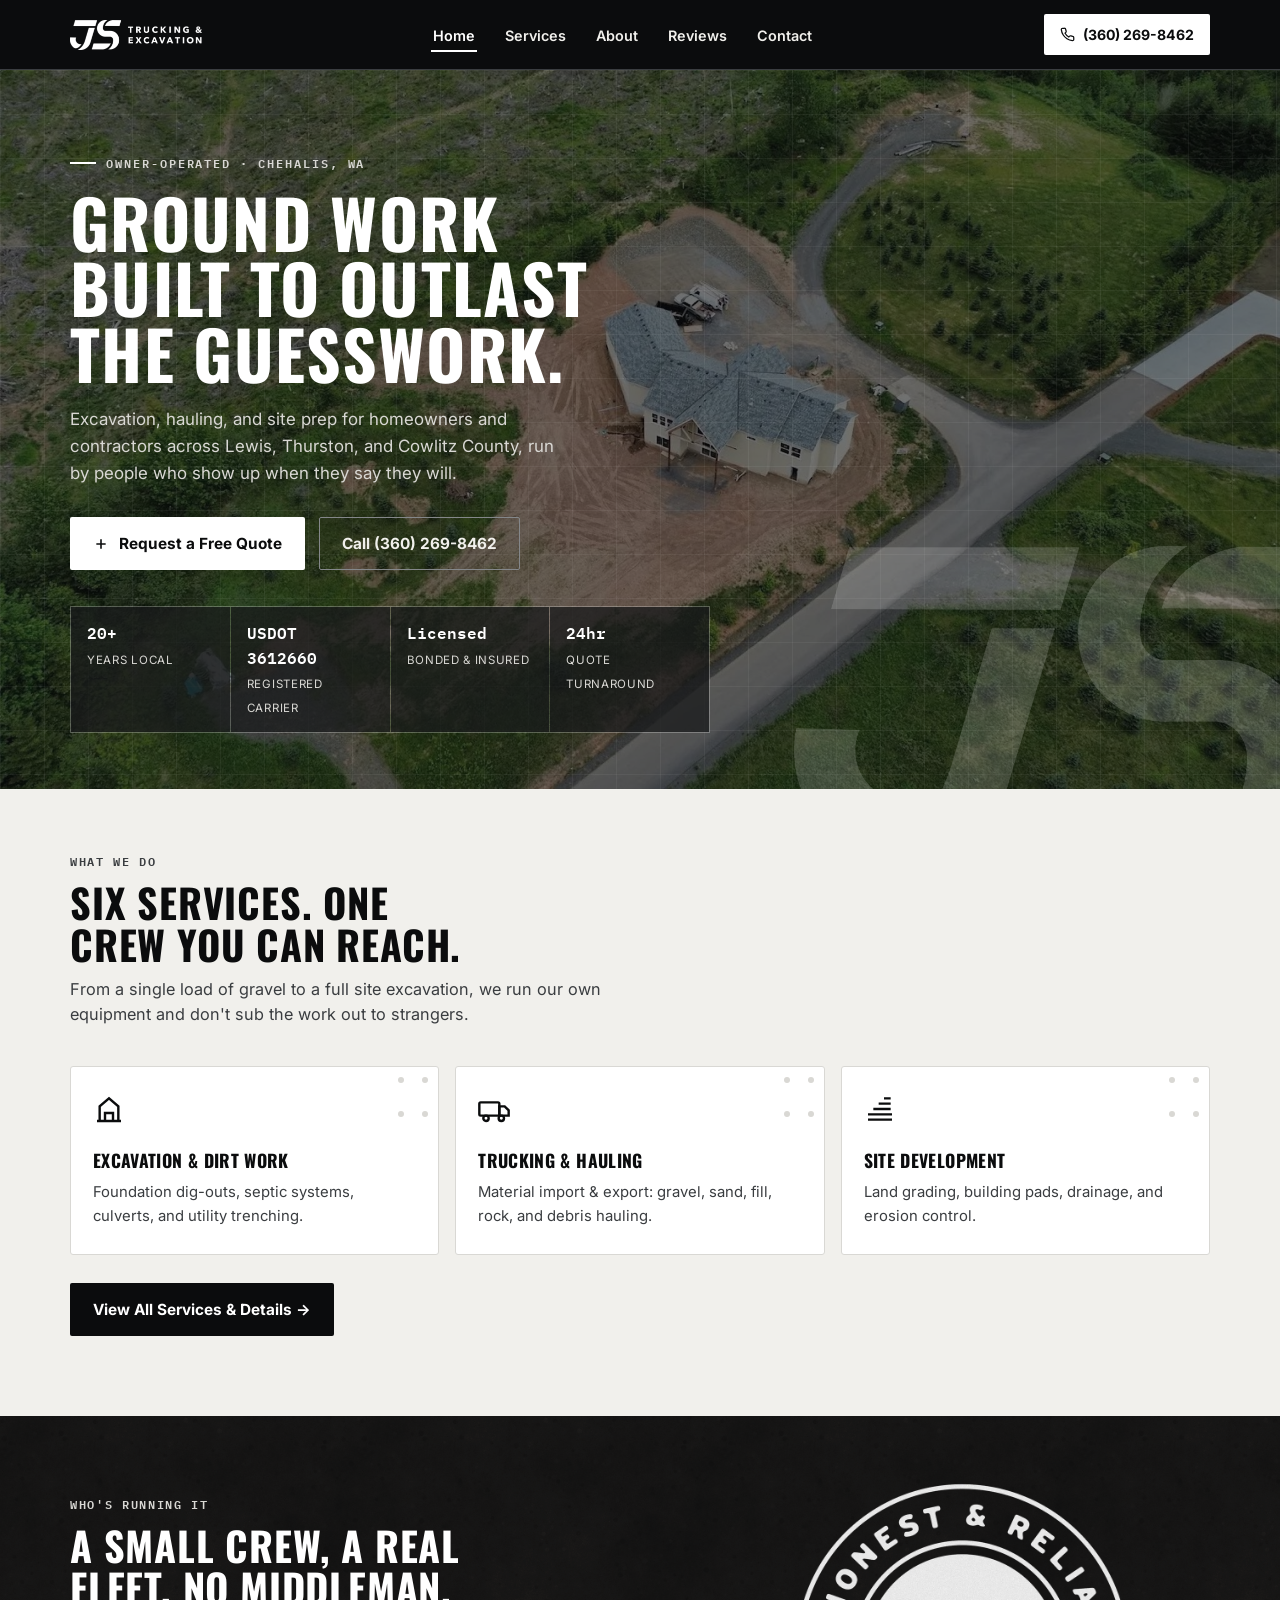
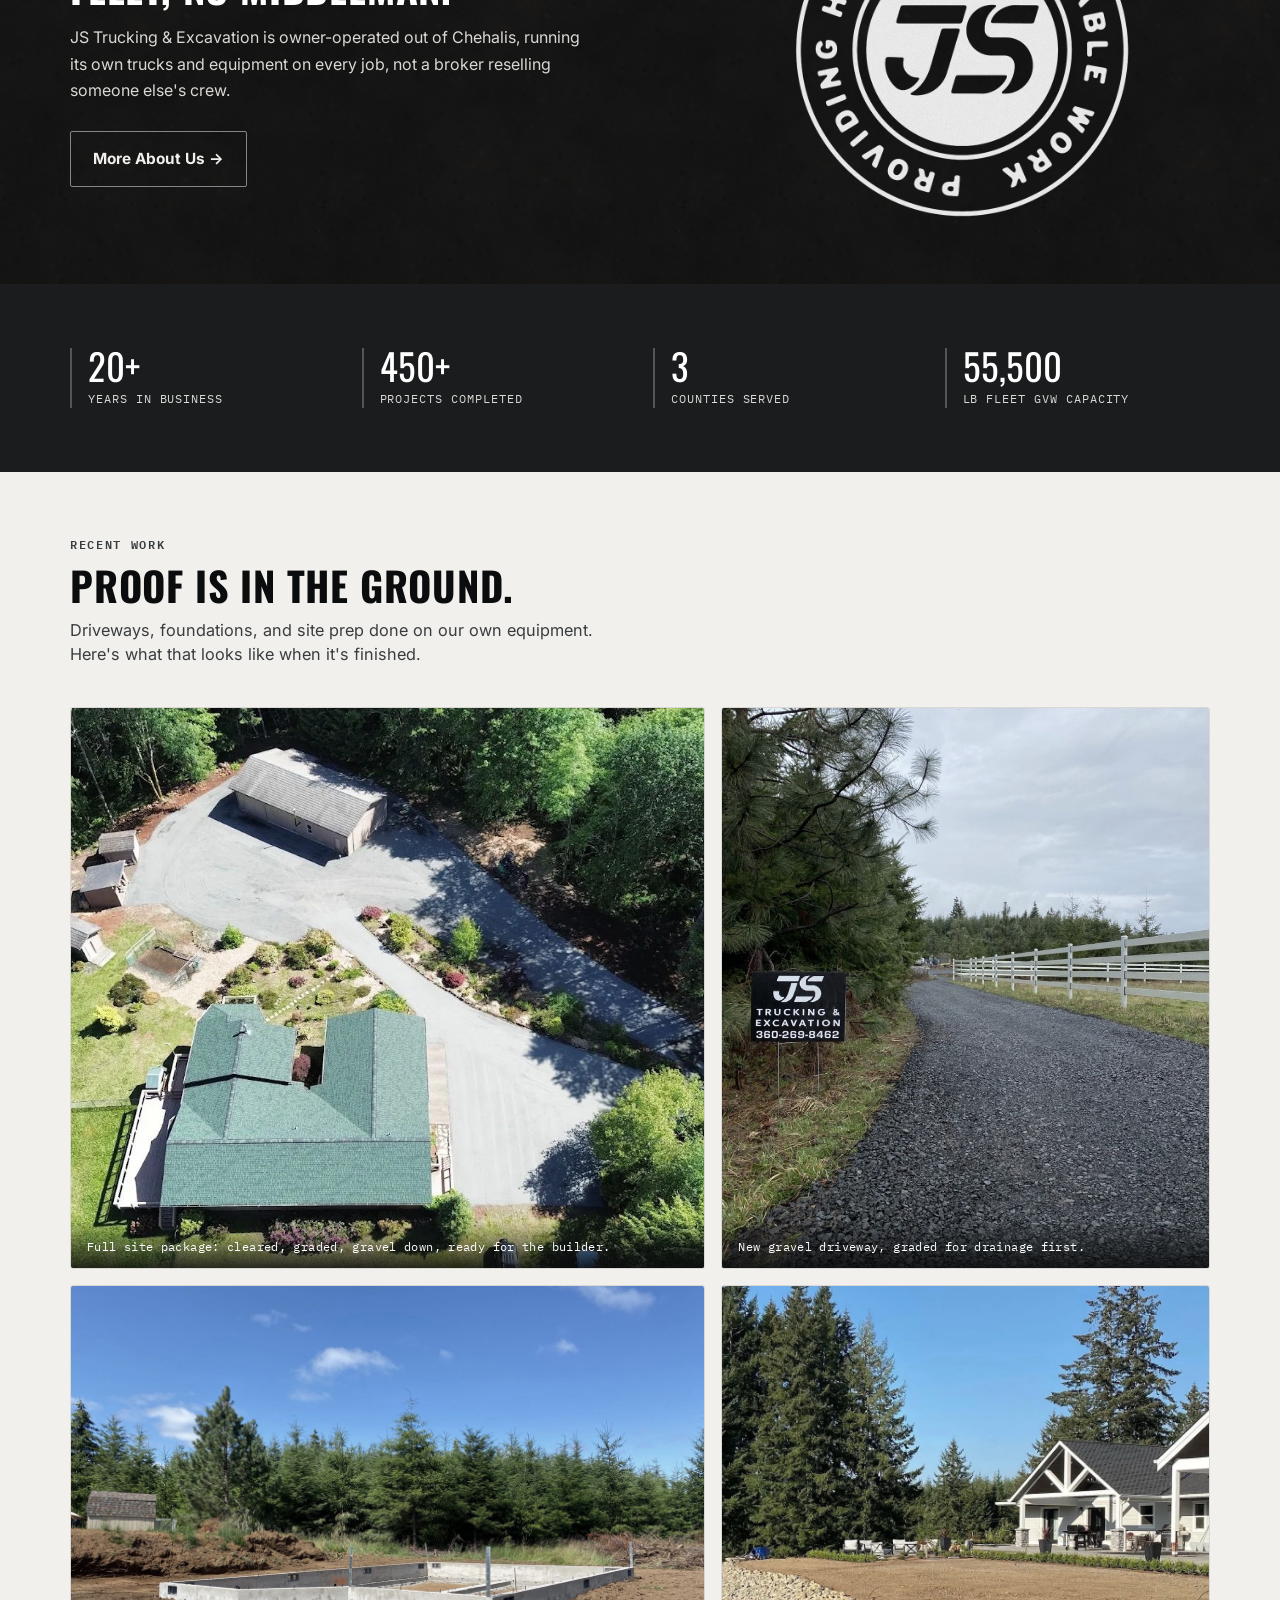
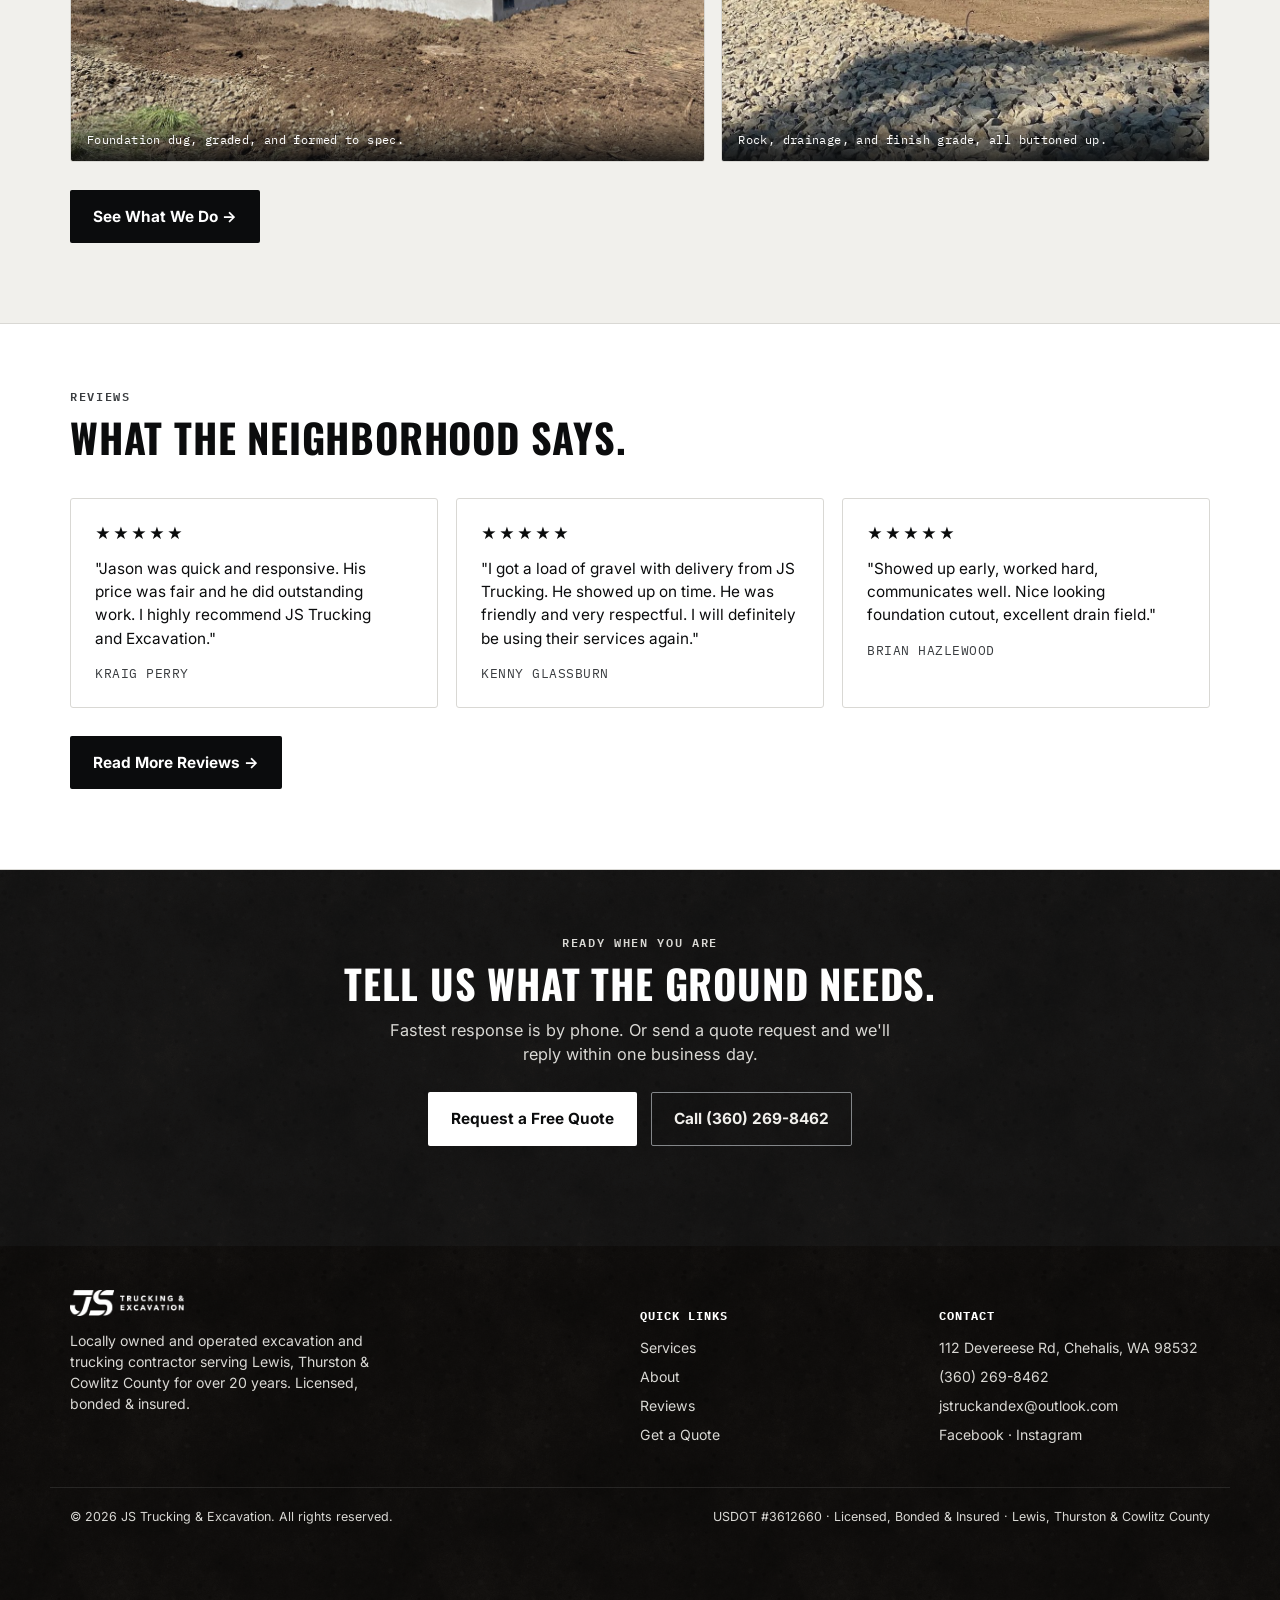
<file: index.html>
<!DOCTYPE html>
<html lang="en">
<head>
<meta charset="UTF-8">
<meta name="viewport" content="width=device-width, initial-scale=1.0">
<title>JS Trucking & Excavation | Chehalis, WA</title>
<meta name="description" content="Excavation, site development, road building, and hauling contractor serving Lewis, Thurston & Cowlitz County. Owner-operated in Chehalis, WA, 20+ years local.">
<meta name="theme-color" content="#0B0C0D">
<link rel="canonical" href="https://www.jstruckex.com/">
<meta property="og:type" content="website">
<meta property="og:title" content="JS Trucking & Excavation | Chehalis, WA">
<meta property="og:description" content="Excavation, site development, road building, and hauling contractor serving Lewis, Thurston & Cowlitz County. Owner-operated in Chehalis, WA, 20+ years local.">
<meta property="og:url" content="https://www.jstruckex.com/">
<meta property="og:image" content="https://www.jstruckex.com/assets/og-image.jpg">
<link rel="icon" type="image/png" href="assets/favicon.png">
<link rel="apple-touch-icon" href="assets/apple-touch-icon.png">
<link rel="stylesheet" href="styles.css">
<script type="application/ld+json">
{
  "@context": "https://schema.org",
  "@type": "LocalBusiness",
  "name": "JS Trucking & Excavation",
  "url": "https://www.jstruckex.com/",
  "logo": "https://www.jstruckex.com/assets/logo.png",
  "image": "https://www.jstruckex.com/assets/og-image.jpg",
  "telephone": "+13602698462",
  "email": "jstruckandex@outlook.com",
  "address": {
    "@type": "PostalAddress",
    "streetAddress": "112 Devereese Rd",
    "addressLocality": "Chehalis",
    "addressRegion": "WA",
    "postalCode": "98532",
    "addressCountry": "US"
  },
  "areaServed": ["Chehalis WA", "Centralia WA", "Napavine WA", "Winlock WA", "Toledo WA", "Vader WA", "Olympia WA", "Tenino WA", "Longview WA", "Kelso WA"],
  "identifier": {"@type": "PropertyValue", "name": "USDOT", "value": "3612660"}
}
</script>

<link rel="preconnect" href="https://fonts.googleapis.com">
<link rel="preconnect" href="https://fonts.gstatic.com" crossorigin>
<link href="https://fonts.googleapis.com/css2?family=Oswald:wght@500;600;700&family=Inter:wght@400;500;600;700&family=IBM+Plex+Mono:wght@500;600&display=swap" rel="stylesheet">
</head>
<body>
<a class="skip-link" href="#main">Skip to main content</a>

<header class="site">
  <div class="header-row">
    <a class="logo" href="index.html" aria-label="JS Trucking and Excavation home">
      <img src="assets/logo.png" alt="JS Trucking &amp; Excavation" width="527" height="120">
    </a>

    <nav class="primary" aria-label="Primary">
      <ul>
        <li><a href="index.html" class="active">Home</a></li>
        <li><a href="services.html">Services</a></li>
        <li><a href="about.html">About</a></li>
        <li><a href="reviews.html">Reviews</a></li>
        <li><a href="contact.html">Contact</a></li>
      </ul>
    </nav>

    <div style="display:flex; gap:10px; align-items:center;">
      <a class="call-btn" href="tel:13602698462">
        <svg viewBox="0 0 24 24" fill="none" stroke="currentColor" stroke-width="2" aria-hidden="true"><path d="M22 16.92v3a2 2 0 0 1-2.18 2 19.79 19.79 0 0 1-8.63-3.07 19.5 19.5 0 0 1-6-6 19.79 19.79 0 0 1-3.07-8.67A2 2 0 0 1 4.11 2h3a2 2 0 0 1 2 1.72c.127.96.362 1.903.7 2.81a2 2 0 0 1-.45 2.11L8.09 9.91a16 16 0 0 0 6 6l1.27-1.27a2 2 0 0 1 2.11-.45c.907.338 1.85.573 2.81.7A2 2 0 0 1 22 16.92z"/></svg>
        <span>(360) 269-8462</span>
      </a>
      <button class="menu-toggle" aria-expanded="false" aria-controls="mobile-menu" id="menuBtn">
        <svg width="20" height="20" viewBox="0 0 24 24" fill="none" stroke="currentColor" stroke-width="2" aria-hidden="true"><path d="M3 6h18M3 12h18M3 18h18"/></svg>
      </button>
    </div>
  </div>

  <div id="mobile-menu">
    <ul>
      <li><a href="index.html" class="active">Home</a></li>
        <li><a href="services.html">Services</a></li>
        <li><a href="about.html">About</a></li>
        <li><a href="reviews.html">Reviews</a></li>
        <li><a href="contact.html">Contact</a></li>
    </ul>
  </div>
</header>

<main id="main">

  <div class="hero" id="top">
    <img class="hero-bg" src="assets/aerial-house-pad.jpg" alt="" aria-hidden="true" width="2048" height="1152" fetchpriority="high">
    <div class="hero-grid-lines" aria-hidden="true"></div>
    <img class="hero-mark" src="assets/js-mark.png" alt="" aria-hidden="true" width="900" height="528">
    <div class="wrap hero-inner">
      <p class="eyebrow">Owner-Operated &middot; Chehalis, WA</p>
      <h1 class="hero-title">Ground work built to outlast the guesswork.</h1>
      <p class="hero-sub">Excavation, hauling, and site prep for homeowners and contractors across Lewis, Thurston, and Cowlitz County, run by people who show up when they say they will.</p>
      <div class="hero-ctas">
        <a class="btn btn-primary" href="contact.html">
          <svg width="16" height="16" viewBox="0 0 24 24" fill="none" stroke="currentColor" stroke-width="2.4" aria-hidden="true"><path d="M12 5v14M5 12h14"/></svg>
          Request a Free Quote
        </a>
        <a class="btn btn-outline" href="tel:13602698462">Call (360) 269-8462</a>
      </div>
      <div class="trust-bar">
        <div class="trust-item"><span class="num">20+</span><span class="label">Years Local</span></div>
        <div class="trust-item"><span class="num">USDOT 3612660</span><span class="label">Registered Carrier</span></div>
        <div class="trust-item"><span class="num">Licensed</span><span class="label">Bonded &amp; Insured</span></div>
        <div class="trust-item"><span class="num">24hr</span><span class="label">Quote Turnaround</span></div>
      </div>
    </div>
  </div>

  <section id="services">
    <div class="wrap">
      <div class="section-head">
        <span class="section-eyebrow">What We Do</span>
        <h2 class="section-title">Six services. One crew you can reach.</h2>
        <p class="section-desc">From a single load of gravel to a full site excavation, we run our own equipment and don't sub the work out to strangers.</p>
      </div>
      <div class="services-grid">
        <div class="plate">
          <svg class="icon" viewBox="0 0 24 24" fill="none" stroke="currentColor" stroke-width="1.8"><path d="M3 21h18M5 21V10l7-6 7 6v11M9 21v-6h6v6"/></svg>
          <h3>Excavation &amp; Dirt Work</h3>
          <p>Foundation dig-outs, septic systems, culverts, and utility trenching.</p>
        </div>
        <div class="plate">
          <svg class="icon" viewBox="0 0 24 24" fill="none" stroke="currentColor" stroke-width="1.8"><rect x="1" y="7" width="15" height="10" rx="1"/><path d="M16 10h4l3 3v4h-7z"/><circle cx="6" cy="19" r="2"/><circle cx="17.5" cy="19" r="2"/></svg>
          <h3>Trucking &amp; Hauling</h3>
          <p>Material import &amp; export: gravel, sand, fill, rock, and debris hauling.</p>
        </div>
        <div class="plate">
          <svg class="icon" viewBox="0 0 24 24" fill="none" stroke="currentColor" stroke-width="1.8"><path d="M3 20h18M3 16h18M7 12h13M11 8h9M15 4h5"/></svg>
          <h3>Site Development</h3>
          <p>Land grading, building pads, drainage, and erosion control.</p>
        </div>
      </div>
      <p class="section-foot-link"><a class="btn btn-dark" href="services.html">View All Services &amp; Details &rarr;</a></p>
    </div>
  </section>

  <section class="about-band" id="about">
    <div class="wrap about-grid">
      <div>
        <span class="section-eyebrow">Who's Running It</span>
        <h2 class="section-title">A small crew, a real fleet, no middleman.</h2>
        <p>JS Trucking &amp; Excavation is owner-operated out of Chehalis, running its own trucks and equipment on every job, not a broker reselling someone else's crew.</p>
        <p class="section-foot-link"><a class="btn btn-outline" href="about.html">More About Us &rarr;</a></p>
      </div>
      <div class="about-illustration">
        <img src="assets/honest-badge.webp" alt="JS Trucking &amp; Excavation seal: Providing Honest and Reliable Work" width="340" height="340" loading="lazy">
      </div>
    </div>
  </section>

  <section class="stats-band">
    <div class="wrap">
      <div class="stats-grid">
        <div class="stat"><span class="num">20+</span><span class="label">Years in Business</span></div>
        <div class="stat"><span class="num">450+</span><span class="label">Projects Completed</span></div>
        <div class="stat"><span class="num">3</span><span class="label">Counties Served</span></div>
        <div class="stat"><span class="num">55,500</span><span class="label">LB Fleet GVW Capacity</span></div>
      </div>
    </div>
  </section>

  <section id="recent-work">
    <div class="wrap">
      <div class="section-head">
        <span class="section-eyebrow">Recent Work</span>
        <h2 class="section-title">Proof is in the ground.</h2>
        <p class="section-desc">Driveways, foundations, and site prep done on our own equipment. Here's what that looks like when it's finished.</p>
      </div>
      <div class="gallery-grid">
        <div class="gallery-item">
          <img src="assets/aerial-finished-site.jpg" alt="Aerial view of a new home with fresh gravel driveway and graded site" width="1360" height="765" loading="lazy">
          <div class="gallery-cap">Full site package: cleared, graded, gravel down, ready for the builder.</div>
        </div>
        <div class="gallery-item">
          <img src="assets/photo-driveway-sign.jpg" alt="Finished gravel driveway along a white fence with a JS Trucking &amp; Excavation sign" width="960" height="1280" loading="lazy">
          <div class="gallery-cap">New gravel driveway, graded for drainage first.</div>
        </div>
        <div class="gallery-item">
          <img src="assets/photo-foundation.jpg" alt="Excavated and formed house foundation ready for concrete" width="1280" height="960" loading="lazy">
          <div class="gallery-cap">Foundation dug, graded, and formed to spec.</div>
        </div>
        <div class="gallery-item">
          <img src="assets/work-finished-yard.jpg" alt="Finished yard with rock retaining slope and fresh graded pad beside a new home" width="1352" height="1020" loading="lazy">
          <div class="gallery-cap">Rock, drainage, and finish grade, all buttoned up.</div>
        </div>
      </div>
      <p class="section-foot-link"><a class="btn btn-dark" href="services.html">See What We Do &rarr;</a></p>
    </div>
  </section>

  <section style="background:var(--white); border-top:1px solid var(--gray-light); border-bottom:1px solid var(--gray-light);">
    <div class="wrap">
      <div class="section-head">
        <span class="section-eyebrow">Reviews</span>
        <h2 class="section-title">What the neighborhood says.</h2>
      </div>
      <div class="testi-grid">
        <div class="testi">
          <div class="stars" aria-label="5 out of 5 stars">&#9733;&#9733;&#9733;&#9733;&#9733;</div>
          <p>"Jason was quick and responsive. His price was fair and he did outstanding work. I highly recommend JS Trucking and Excavation."</p>
          <div class="who">Kraig Perry</div>
        </div>
        <div class="testi">
          <div class="stars" aria-label="5 out of 5 stars">&#9733;&#9733;&#9733;&#9733;&#9733;</div>
          <p>"I got a load of gravel with delivery from JS Trucking. He showed up on time. He was friendly and very respectful. I will definitely be using their services again."</p>
          <div class="who">Kenny Glassburn</div>
        </div>
        <div class="testi">
          <div class="stars" aria-label="5 out of 5 stars">&#9733;&#9733;&#9733;&#9733;&#9733;</div>
          <p>"Showed up early, worked hard, communicates well. Nice looking foundation cutout, excellent drain field."</p>
          <div class="who">Brian Hazlewood</div>
        </div>
      </div>
      <p class="section-foot-link"><a class="btn btn-dark" href="reviews.html">Read More Reviews &rarr;</a></p>
    </div>
  </section>

  <section class="contact-band" id="contact">
    <div class="wrap" style="text-align:center;">
      <span class="section-eyebrow" style="color:var(--gray-light);">Ready When You Are</span>
      <h2 class="section-title" style="color:var(--white);">Tell us what the ground needs.</h2>
      <p class="section-desc" style="color:var(--gray-light); margin:14px auto 26px;">Fastest response is by phone. Or send a quote request and we'll reply within one business day.</p>
      <div class="hero-ctas" style="justify-content:center;">
        <a class="btn btn-primary" href="contact.html">Request a Free Quote</a>
        <a class="btn btn-outline" href="tel:13602698462">Call (360) 269-8462</a>
      </div>
    </div>
  </section>

</main>
<footer>
  <div class="wrap footer-grid">
    <div>
      <div class="foot-logo"><img src="assets/logo.png" alt="JS Trucking &amp; Excavation" width="527" height="120"></div>
      <p style="max-width:38ch; color:var(--gray-light);">Locally owned and operated excavation and trucking contractor serving Lewis, Thurston &amp; Cowlitz County for over 20 years. Licensed, bonded &amp; insured.</p>
    </div>
    <div>
      <h4>Quick Links</h4>
      <ul>
        <li><a href="services.html">Services</a></li>
        <li><a href="about.html">About</a></li>
        <li><a href="reviews.html">Reviews</a></li>
        <li><a href="contact.html">Get a Quote</a></li>
      </ul>
    </div>
    <div>
      <h4>Contact</h4>
      <ul>
        <li>112 Devereese Rd, Chehalis, WA 98532</li>
        <li><a href="tel:13602698462">(360) 269-8462</a></li>
        <li><a href="mailto:jstruckandex@outlook.com">jstruckandex@outlook.com</a></li>
        <li><a href="https://www.facebook.com/JSTruckingandexcavation" rel="noopener">Facebook</a> &middot; <a href="https://www.instagram.com/jstruckandex" rel="noopener">Instagram</a></li>
      </ul>
    </div>
  </div>
  <div class="footer-bottom">
    <span>&copy; <span id="year"></span> JS Trucking &amp; Excavation. All rights reserved.</span>
    <span>USDOT #3612660 &middot; Licensed, Bonded &amp; Insured &middot; Lewis, Thurston &amp; Cowlitz County</span>
  </div>
</footer>

<div class="mobile-call-bar">
  <a href="tel:13602698462">
    <svg viewBox="0 0 24 24" fill="none" stroke="currentColor" stroke-width="2" aria-hidden="true"><path d="M22 16.92v3a2 2 0 0 1-2.18 2 19.79 19.79 0 0 1-8.63-3.07 19.5 19.5 0 0 1-6-6 19.79 19.79 0 0 1-3.07-8.67A2 2 0 0 1 4.11 2h3a2 2 0 0 1 2 1.72c.127.96.362 1.903.7 2.81a2 2 0 0 1-.45 2.11L8.09 9.91a16 16 0 0 0 6 6l1.27-1.27a2 2 0 0 1 2.11-.45c.907.338 1.85.573 2.81.7A2 2 0 0 1 22 16.92z"/></svg>
    Call Now
  </a>
  <a href="contact.html" class="quote">Get a Quote</a>
</div>

<script src="script.js"></script>

</body>
</html>
</file>
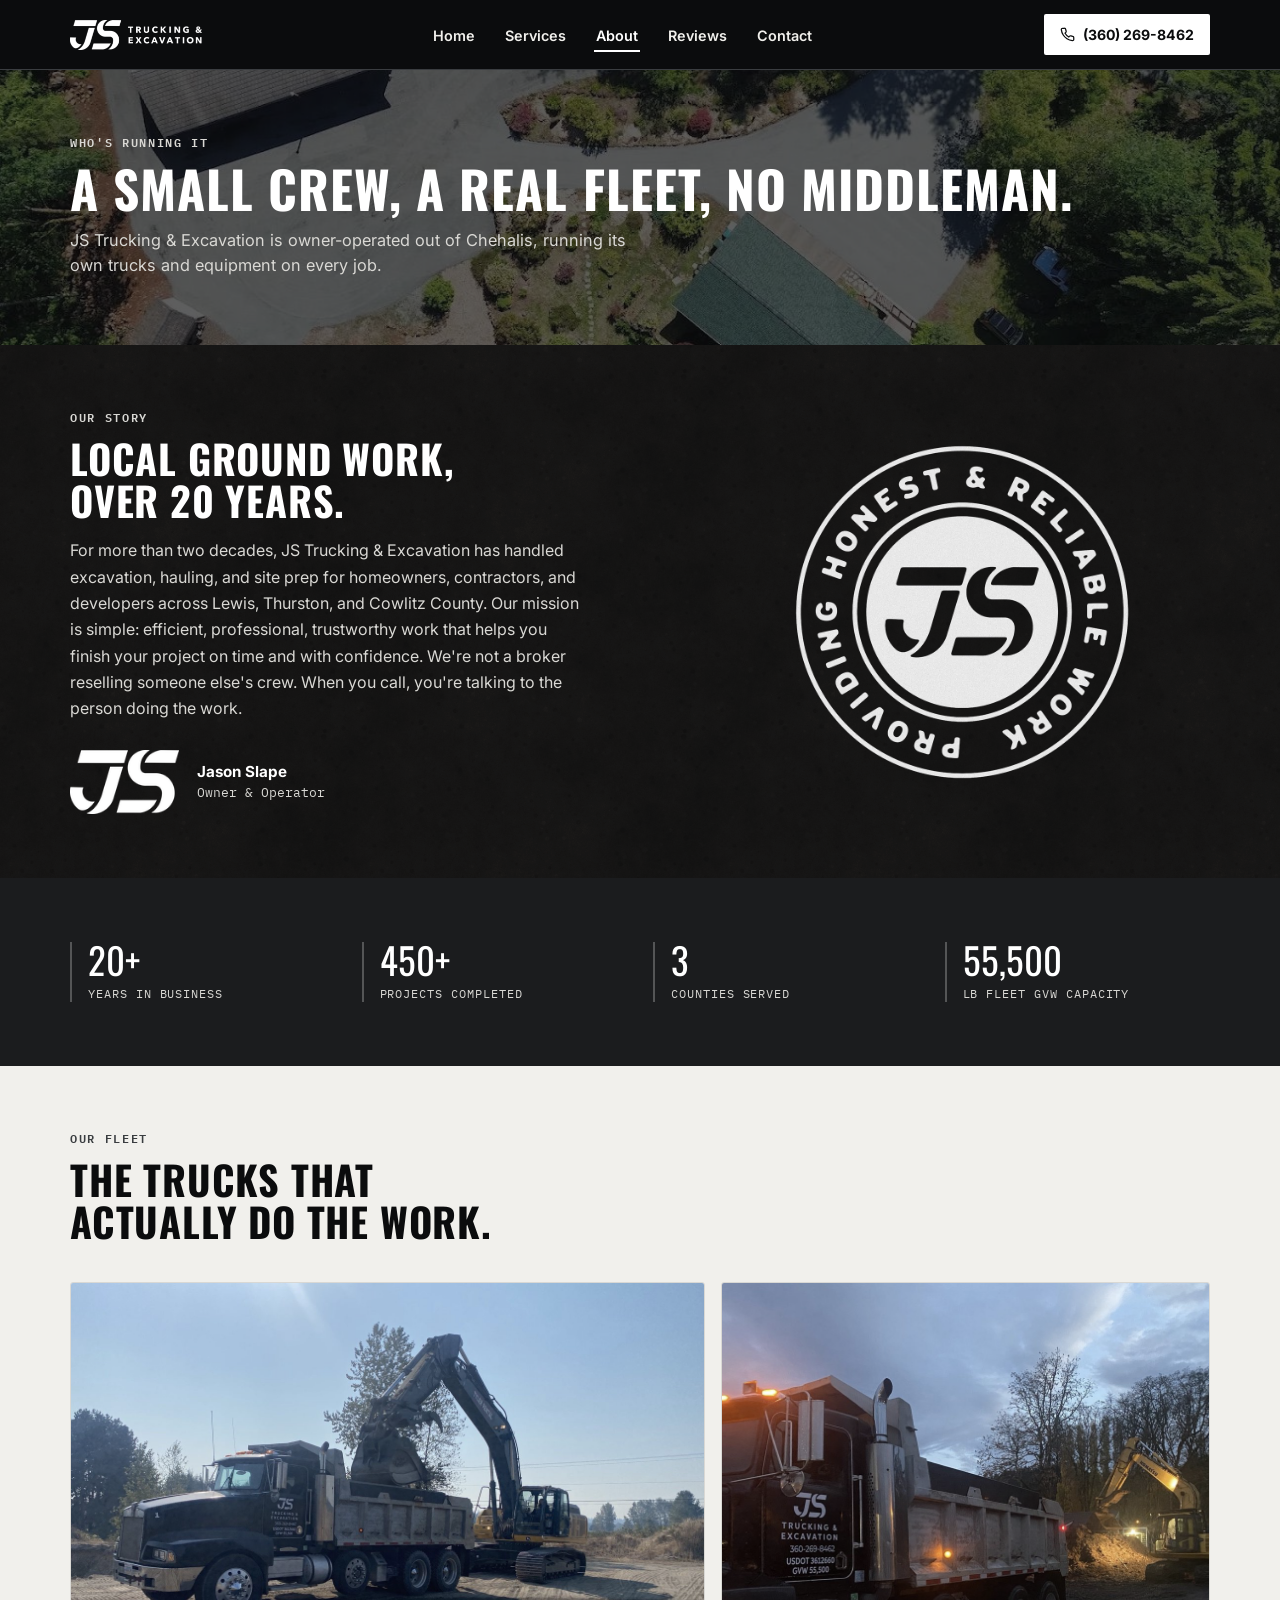
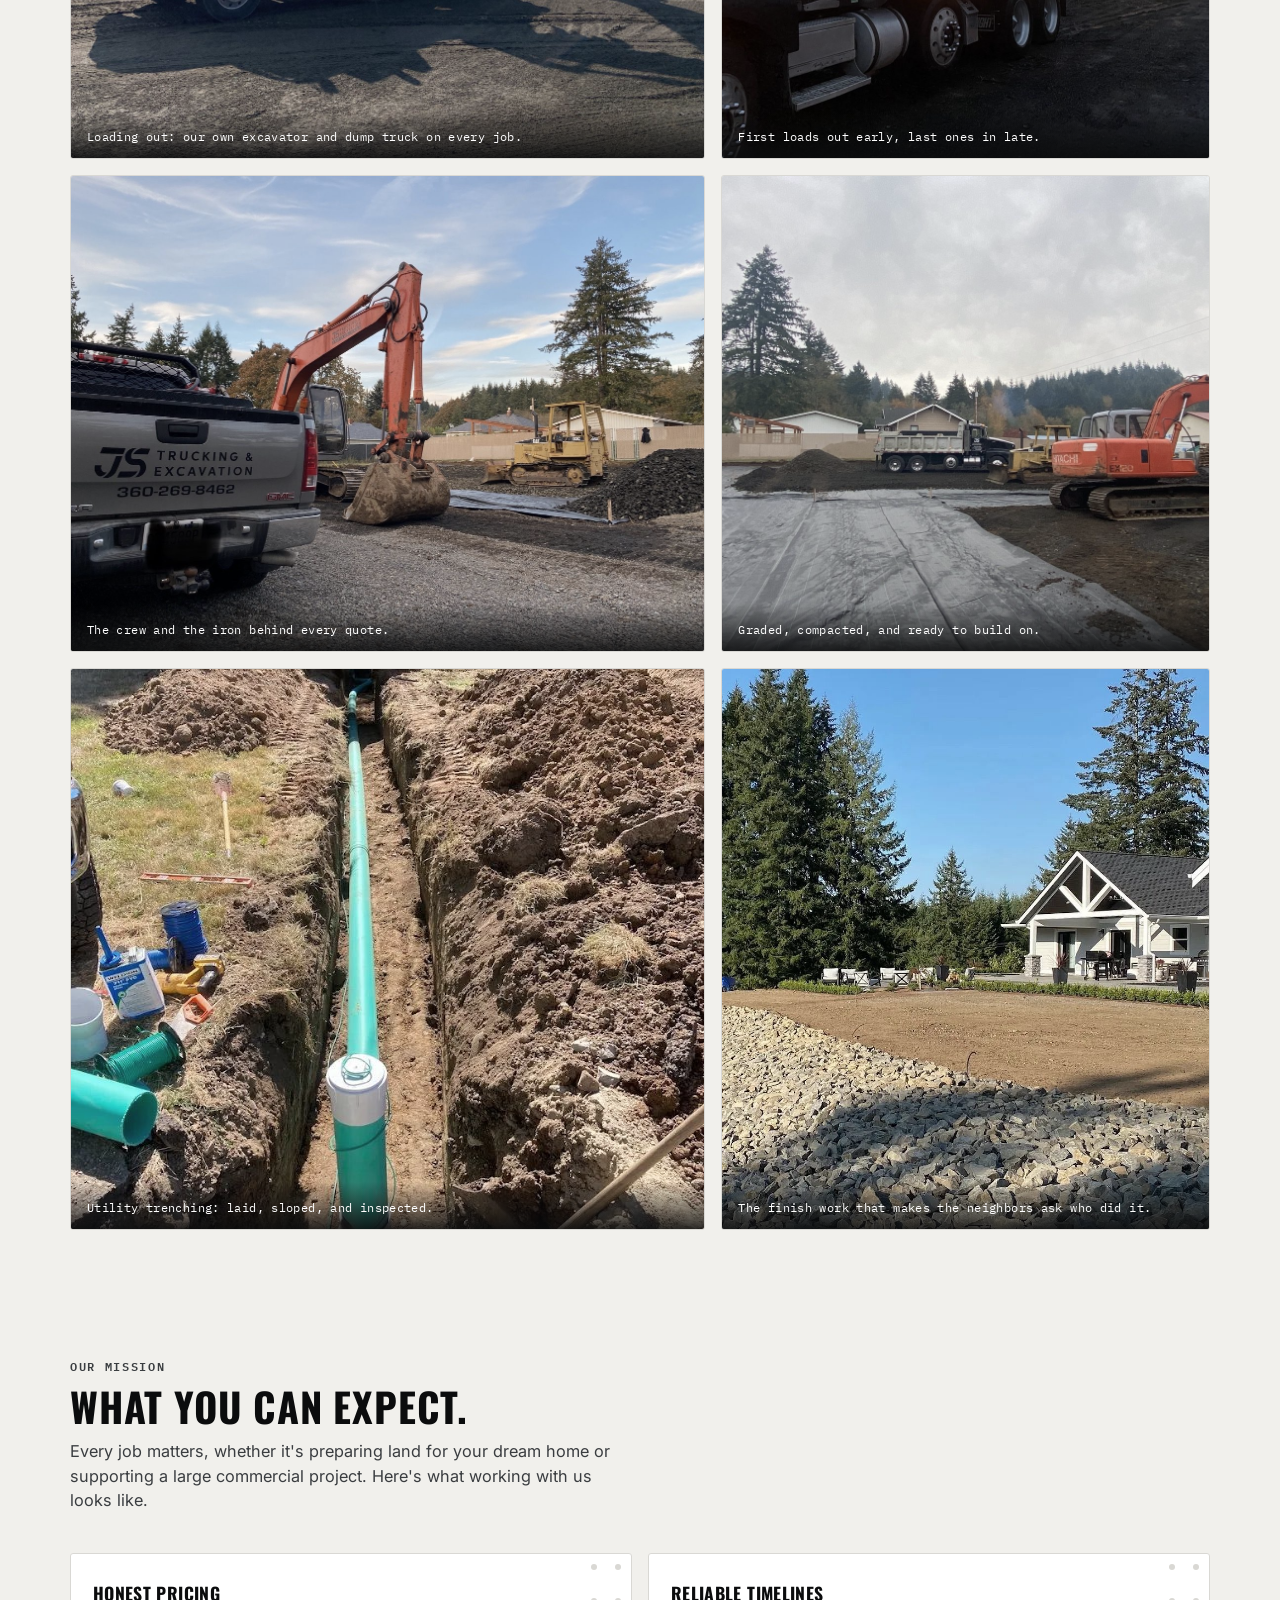
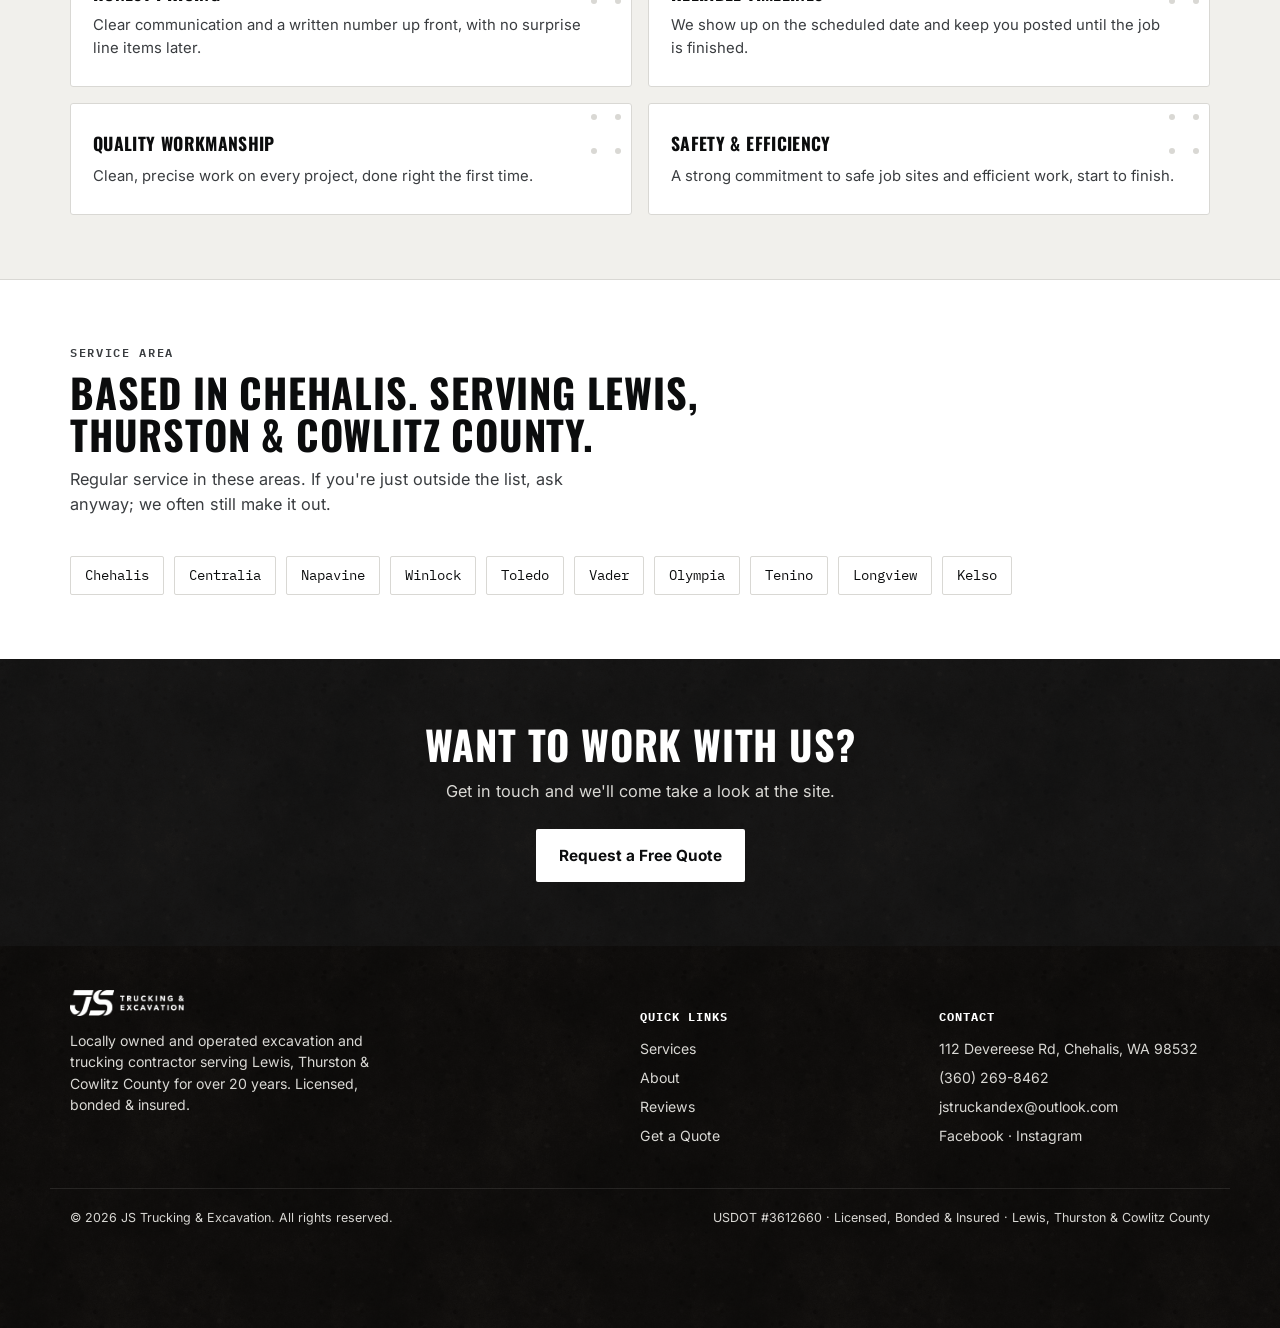
<file: about.html>
<!DOCTYPE html>
<html lang="en">
<head>
<meta charset="UTF-8">
<meta name="viewport" content="width=device-width, initial-scale=1.0">
<title>About | JS Trucking & Excavation</title>
<meta name="description" content="Locally owned excavation and trucking company in Chehalis, WA serving Lewis, Thurston & Cowlitz County. Meet the crew and see the fleet.">
<meta name="theme-color" content="#0B0C0D">
<link rel="canonical" href="https://www.jstruckex.com/about.html">
<meta property="og:type" content="website">
<meta property="og:title" content="About | JS Trucking & Excavation">
<meta property="og:description" content="Locally owned excavation and trucking company in Chehalis, WA serving Lewis, Thurston & Cowlitz County. Meet the crew and see the fleet.">
<meta property="og:url" content="https://www.jstruckex.com/about.html">
<meta property="og:image" content="https://www.jstruckex.com/assets/og-image.jpg">
<link rel="icon" type="image/png" href="assets/favicon.png">
<link rel="apple-touch-icon" href="assets/apple-touch-icon.png">
<link rel="stylesheet" href="styles.css">

<link rel="preconnect" href="https://fonts.googleapis.com">
<link rel="preconnect" href="https://fonts.gstatic.com" crossorigin>
<link href="https://fonts.googleapis.com/css2?family=Oswald:wght@500;600;700&family=Inter:wght@400;500;600;700&family=IBM+Plex+Mono:wght@500;600&display=swap" rel="stylesheet">
</head>
<body>
<a class="skip-link" href="#main">Skip to main content</a>

<header class="site">
  <div class="header-row">
    <a class="logo" href="index.html" aria-label="JS Trucking and Excavation home">
      <img src="assets/logo.png" alt="JS Trucking &amp; Excavation" width="527" height="120">
    </a>

    <nav class="primary" aria-label="Primary">
      <ul>
        <li><a href="index.html">Home</a></li>
        <li><a href="services.html">Services</a></li>
        <li><a href="about.html" class="active">About</a></li>
        <li><a href="reviews.html">Reviews</a></li>
        <li><a href="contact.html">Contact</a></li>
      </ul>
    </nav>

    <div style="display:flex; gap:10px; align-items:center;">
      <a class="call-btn" href="tel:13602698462">
        <svg viewBox="0 0 24 24" fill="none" stroke="currentColor" stroke-width="2" aria-hidden="true"><path d="M22 16.92v3a2 2 0 0 1-2.18 2 19.79 19.79 0 0 1-8.63-3.07 19.5 19.5 0 0 1-6-6 19.79 19.79 0 0 1-3.07-8.67A2 2 0 0 1 4.11 2h3a2 2 0 0 1 2 1.72c.127.96.362 1.903.7 2.81a2 2 0 0 1-.45 2.11L8.09 9.91a16 16 0 0 0 6 6l1.27-1.27a2 2 0 0 1 2.11-.45c.907.338 1.85.573 2.81.7A2 2 0 0 1 22 16.92z"/></svg>
        <span>(360) 269-8462</span>
      </a>
      <button class="menu-toggle" aria-expanded="false" aria-controls="mobile-menu" id="menuBtn">
        <svg width="20" height="20" viewBox="0 0 24 24" fill="none" stroke="currentColor" stroke-width="2" aria-hidden="true"><path d="M3 6h18M3 12h18M3 18h18"/></svg>
      </button>
    </div>
  </div>

  <div id="mobile-menu">
    <ul>
      <li><a href="index.html">Home</a></li>
        <li><a href="services.html">Services</a></li>
        <li><a href="about.html" class="active">About</a></li>
        <li><a href="reviews.html">Reviews</a></li>
        <li><a href="contact.html">Contact</a></li>
    </ul>
  </div>
</header>

<main id="main">

  <div class="page-banner">
    <img class="banner-bg" src="assets/aerial-paved-drive.jpg" alt="" aria-hidden="true" width="1360" height="765">
    <div class="wrap">
      <span class="section-eyebrow">Who's Running It</span>
      <h1>A small crew, a real fleet, no middleman.</h1>
      <p>JS Trucking &amp; Excavation is owner-operated out of Chehalis, running its own trucks and equipment on every job.</p>
    </div>
  </div>

  <section class="about-band">
    <div class="wrap about-grid">
      <div>
        <span class="section-eyebrow">Our Story</span>
        <h2 class="section-title">Local ground work, over 20 years.</h2>
        <p>For more than two decades, JS Trucking &amp; Excavation has handled excavation, hauling, and site prep for homeowners, contractors, and developers across Lewis, Thurston, and Cowlitz County. Our mission is simple: efficient, professional, trustworthy work that helps you finish your project on time and with confidence. We're not a broker reselling someone else's crew. When you call, you're talking to the person doing the work.</p>
        <div class="badge-row">
          <img src="assets/js-icon.png" alt="JS monogram" width="128" height="75">
          <div class="owner-line">
            <strong>Jason Slape</strong>
            Owner &amp; Operator
          </div>
        </div>
      </div>
      <div class="about-illustration">
        <img src="assets/honest-badge.webp" alt="JS Trucking &amp; Excavation seal: Providing Honest and Reliable Work" width="340" height="340" loading="lazy">
      </div>
    </div>
  </section>

  <section class="stats-band">
    <div class="wrap">
      <div class="stats-grid">
        <div class="stat"><span class="num">20+</span><span class="label">Years in Business</span></div>
        <div class="stat"><span class="num">450+</span><span class="label">Projects Completed</span></div>
        <div class="stat"><span class="num">3</span><span class="label">Counties Served</span></div>
        <div class="stat"><span class="num">55,500</span><span class="label">LB Fleet GVW Capacity</span></div>
      </div>
    </div>
  </section>

  <section>
    <div class="wrap">
      <div class="section-head">
        <span class="section-eyebrow">Our Fleet</span>
        <h2 class="section-title">The trucks that actually do the work.</h2>
      </div>
      <div class="gallery-grid">
        <div class="gallery-item">
          <img src="assets/photo-fleet-loading.jpg" alt="Excavator loading a JS Trucking dump truck on a job site" width="1280" height="960" loading="lazy">
          <div class="gallery-cap">Loading out: our own excavator and dump truck on every job.</div>
        </div>
        <div class="gallery-item">
          <img src="assets/photo-truck-dusk.jpg" alt="JS Trucking dump truck and excavator working at dusk" width="1280" height="960" loading="lazy">
          <div class="gallery-cap">First loads out early, last ones in late.</div>
        </div>
        <div class="gallery-item">
          <img src="assets/photo-crew-pickup.jpg" alt="JS Trucking &amp; Excavation pickup truck with excavator and dozer behind it" width="1280" height="959" loading="lazy">
          <div class="gallery-cap">The crew and the iron behind every quote.</div>
        </div>
        <div class="gallery-item">
          <img src="assets/photo-site-pad.jpg" alt="Freshly graded building pad with JS trucks and excavators on site" width="1280" height="960" loading="lazy">
          <div class="gallery-cap">Graded, compacted, and ready to build on.</div>
        </div>
        <div class="gallery-item">
          <img src="assets/work-utility-trench.jpg" alt="Sewer line laid in an open utility trench with a mini excavator behind it" width="765" height="1020" loading="lazy">
          <div class="gallery-cap">Utility trenching: laid, sloped, and inspected.</div>
        </div>
        <div class="gallery-item">
          <img src="assets/work-finished-yard.jpg" alt="Finished yard with rock retaining slope and fresh graded pad beside a new home" width="1352" height="1020" loading="lazy">
          <div class="gallery-cap">The finish work that makes the neighbors ask who did it.</div>
        </div>
      </div>
    </div>
  </section>

  <section style="background:var(--paper);">
    <div class="wrap">
      <div class="section-head">
        <span class="section-eyebrow">Our Mission</span>
        <h2 class="section-title">What you can expect.</h2>
        <p class="section-desc">Every job matters, whether it's preparing land for your dream home or supporting a large commercial project. Here's what working with us looks like.</p>
      </div>
      <div class="services-grid two">
        <div class="plate">
          <h3>Honest Pricing</h3>
          <p>Clear communication and a written number up front, with no surprise line items later.</p>
        </div>
        <div class="plate">
          <h3>Reliable Timelines</h3>
          <p>We show up on the scheduled date and keep you posted until the job is finished.</p>
        </div>
        <div class="plate">
          <h3>Quality Workmanship</h3>
          <p>Clean, precise work on every project, done right the first time.</p>
        </div>
        <div class="plate">
          <h3>Safety &amp; Efficiency</h3>
          <p>A strong commitment to safe job sites and efficient work, start to finish.</p>
        </div>
      </div>
    </div>
  </section>

  <section id="area" style="background:var(--white); border-top:1px solid var(--gray-light);">
    <div class="wrap">
      <div class="section-head">
        <span class="section-eyebrow">Service Area</span>
        <h2 class="section-title">Based in Chehalis. Serving Lewis, Thurston &amp; Cowlitz County.</h2>
        <p class="section-desc">Regular service in these areas. If you're just outside the list, ask anyway; we often still make it out.</p>
      </div>
      <div class="area-list">
        <span class="area-chip">Chehalis</span>
        <span class="area-chip">Centralia</span>
        <span class="area-chip">Napavine</span>
        <span class="area-chip">Winlock</span>
        <span class="area-chip">Toledo</span>
        <span class="area-chip">Vader</span>
        <span class="area-chip">Olympia</span>
        <span class="area-chip">Tenino</span>
        <span class="area-chip">Longview</span>
        <span class="area-chip">Kelso</span>
      </div>
    </div>
  </section>

  <section class="contact-band">
    <div class="wrap" style="text-align:center;">
      <h2 class="section-title" style="color:var(--white);">Want to work with us?</h2>
      <p class="section-desc" style="color:var(--gray-light); margin:14px auto 26px;">Get in touch and we'll come take a look at the site.</p>
      <a class="btn btn-primary" href="contact.html">Request a Free Quote</a>
    </div>
  </section>

</main>
<footer>
  <div class="wrap footer-grid">
    <div>
      <div class="foot-logo"><img src="assets/logo.png" alt="JS Trucking &amp; Excavation" width="527" height="120"></div>
      <p style="max-width:38ch; color:var(--gray-light);">Locally owned and operated excavation and trucking contractor serving Lewis, Thurston &amp; Cowlitz County for over 20 years. Licensed, bonded &amp; insured.</p>
    </div>
    <div>
      <h4>Quick Links</h4>
      <ul>
        <li><a href="services.html">Services</a></li>
        <li><a href="about.html">About</a></li>
        <li><a href="reviews.html">Reviews</a></li>
        <li><a href="contact.html">Get a Quote</a></li>
      </ul>
    </div>
    <div>
      <h4>Contact</h4>
      <ul>
        <li>112 Devereese Rd, Chehalis, WA 98532</li>
        <li><a href="tel:13602698462">(360) 269-8462</a></li>
        <li><a href="mailto:jstruckandex@outlook.com">jstruckandex@outlook.com</a></li>
        <li><a href="https://www.facebook.com/JSTruckingandexcavation" rel="noopener">Facebook</a> &middot; <a href="https://www.instagram.com/jstruckandex" rel="noopener">Instagram</a></li>
      </ul>
    </div>
  </div>
  <div class="footer-bottom">
    <span>&copy; <span id="year"></span> JS Trucking &amp; Excavation. All rights reserved.</span>
    <span>USDOT #3612660 &middot; Licensed, Bonded &amp; Insured &middot; Lewis, Thurston &amp; Cowlitz County</span>
  </div>
</footer>

<div class="mobile-call-bar">
  <a href="tel:13602698462">
    <svg viewBox="0 0 24 24" fill="none" stroke="currentColor" stroke-width="2" aria-hidden="true"><path d="M22 16.92v3a2 2 0 0 1-2.18 2 19.79 19.79 0 0 1-8.63-3.07 19.5 19.5 0 0 1-6-6 19.79 19.79 0 0 1-3.07-8.67A2 2 0 0 1 4.11 2h3a2 2 0 0 1 2 1.72c.127.96.362 1.903.7 2.81a2 2 0 0 1-.45 2.11L8.09 9.91a16 16 0 0 0 6 6l1.27-1.27a2 2 0 0 1 2.11-.45c.907.338 1.85.573 2.81.7A2 2 0 0 1 22 16.92z"/></svg>
    Call Now
  </a>
  <a href="contact.html" class="quote">Get a Quote</a>
</div>

<script src="script.js"></script>

</body>
</html>
</file>
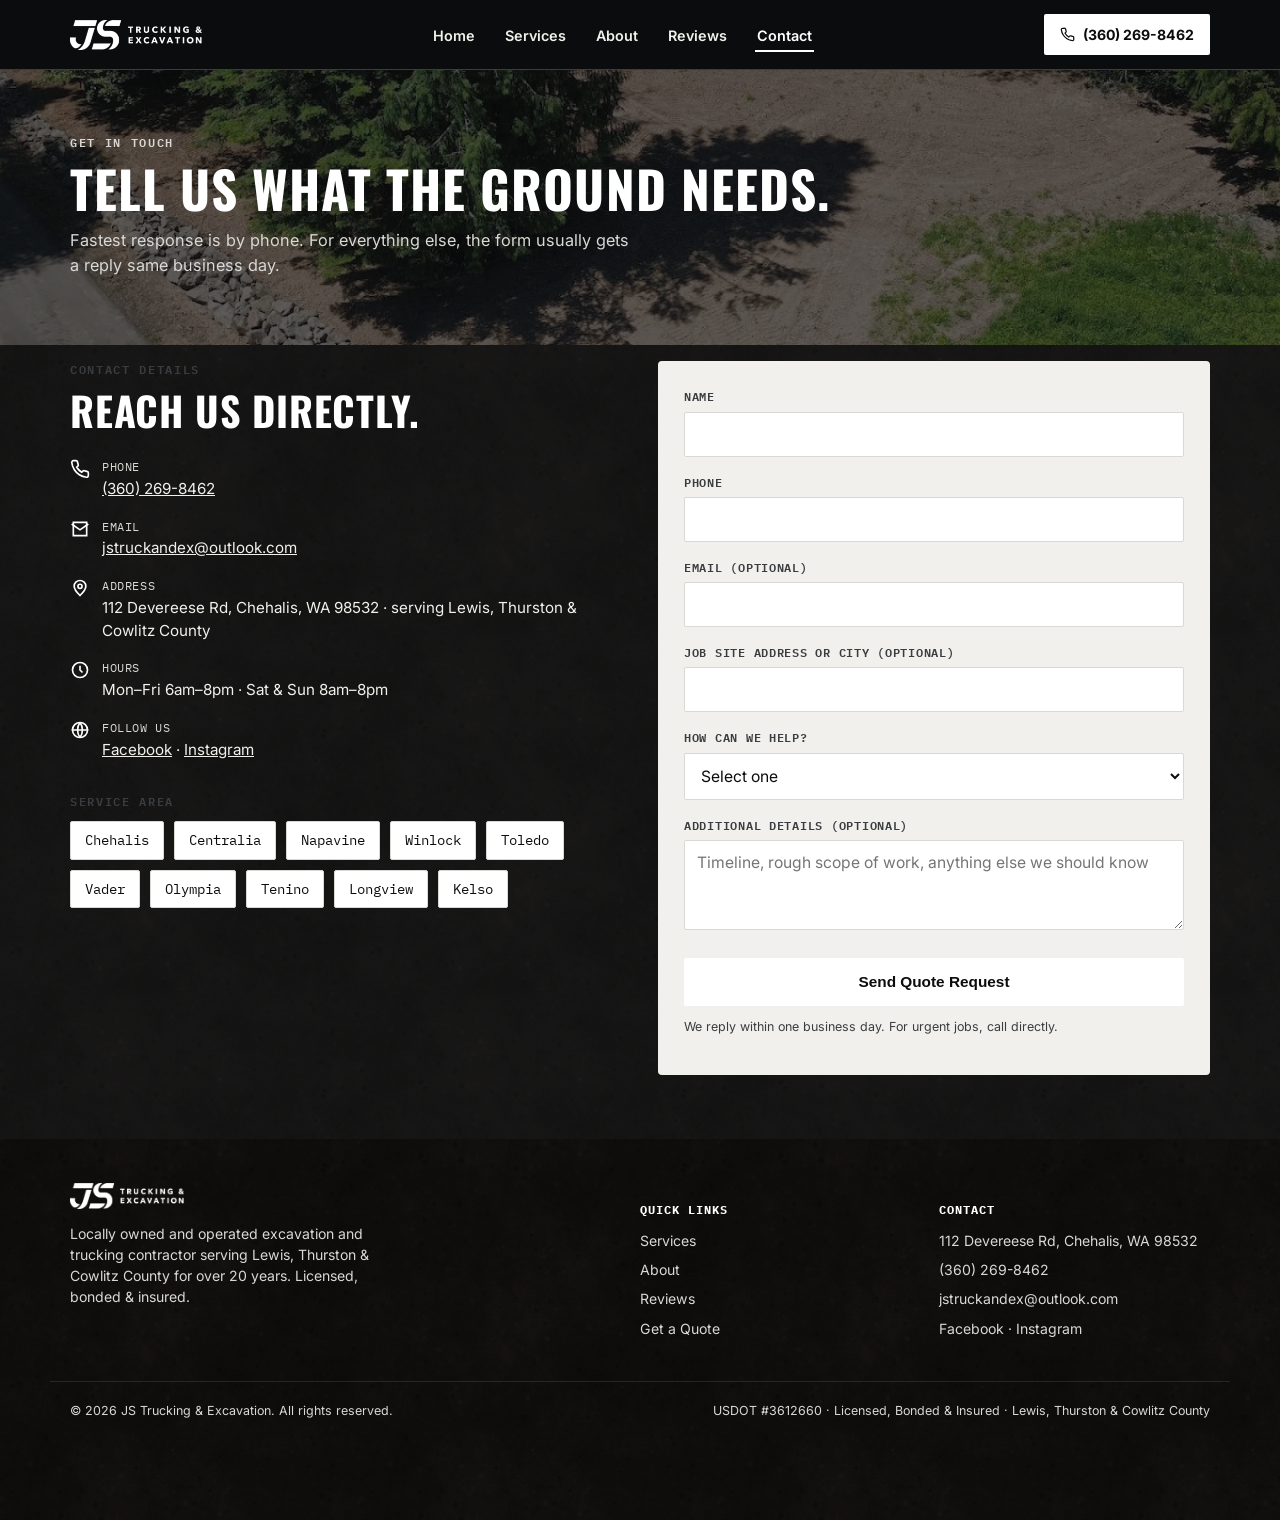
<file: contact.html>
<!DOCTYPE html>
<html lang="en">
<head>
<meta charset="UTF-8">
<meta name="viewport" content="width=device-width, initial-scale=1.0">
<title>Contact | JS Trucking & Excavation</title>
<meta name="description" content="Contact JS Trucking & Excavation for a free quote. Serving Chehalis, Centralia, Olympia, Longview and all of Lewis, Thurston & Cowlitz County.">
<meta name="theme-color" content="#0B0C0D">
<link rel="canonical" href="https://www.jstruckex.com/contact.html">
<meta property="og:type" content="website">
<meta property="og:title" content="Contact | JS Trucking & Excavation">
<meta property="og:description" content="Contact JS Trucking & Excavation for a free quote. Serving Chehalis, Centralia, Olympia, Longview and all of Lewis, Thurston & Cowlitz County.">
<meta property="og:url" content="https://www.jstruckex.com/contact.html">
<meta property="og:image" content="https://www.jstruckex.com/assets/og-image.jpg">
<link rel="icon" type="image/png" href="assets/favicon.png">
<link rel="apple-touch-icon" href="assets/apple-touch-icon.png">
<link rel="stylesheet" href="styles.css">

<link rel="preconnect" href="https://fonts.googleapis.com">
<link rel="preconnect" href="https://fonts.gstatic.com" crossorigin>
<link href="https://fonts.googleapis.com/css2?family=Oswald:wght@500;600;700&family=Inter:wght@400;500;600;700&family=IBM+Plex+Mono:wght@500;600&display=swap" rel="stylesheet">
</head>
<body>
<a class="skip-link" href="#main">Skip to main content</a>

<header class="site">
  <div class="header-row">
    <a class="logo" href="index.html" aria-label="JS Trucking and Excavation home">
      <img src="assets/logo.png" alt="JS Trucking &amp; Excavation" width="527" height="120">
    </a>

    <nav class="primary" aria-label="Primary">
      <ul>
        <li><a href="index.html">Home</a></li>
        <li><a href="services.html">Services</a></li>
        <li><a href="about.html">About</a></li>
        <li><a href="reviews.html">Reviews</a></li>
        <li><a href="contact.html" class="active">Contact</a></li>
      </ul>
    </nav>

    <div style="display:flex; gap:10px; align-items:center;">
      <a class="call-btn" href="tel:13602698462">
        <svg viewBox="0 0 24 24" fill="none" stroke="currentColor" stroke-width="2" aria-hidden="true"><path d="M22 16.92v3a2 2 0 0 1-2.18 2 19.79 19.79 0 0 1-8.63-3.07 19.5 19.5 0 0 1-6-6 19.79 19.79 0 0 1-3.07-8.67A2 2 0 0 1 4.11 2h3a2 2 0 0 1 2 1.72c.127.96.362 1.903.7 2.81a2 2 0 0 1-.45 2.11L8.09 9.91a16 16 0 0 0 6 6l1.27-1.27a2 2 0 0 1 2.11-.45c.907.338 1.85.573 2.81.7A2 2 0 0 1 22 16.92z"/></svg>
        <span>(360) 269-8462</span>
      </a>
      <button class="menu-toggle" aria-expanded="false" aria-controls="mobile-menu" id="menuBtn">
        <svg width="20" height="20" viewBox="0 0 24 24" fill="none" stroke="currentColor" stroke-width="2" aria-hidden="true"><path d="M3 6h18M3 12h18M3 18h18"/></svg>
      </button>
    </div>
  </div>

  <div id="mobile-menu">
    <ul>
      <li><a href="index.html">Home</a></li>
        <li><a href="services.html">Services</a></li>
        <li><a href="about.html">About</a></li>
        <li><a href="reviews.html">Reviews</a></li>
        <li><a href="contact.html" class="active">Contact</a></li>
    </ul>
  </div>
</header>

<main id="main">

  <div class="page-banner">
    <img class="banner-bg" src="assets/aerial-cleared-lot.jpg" alt="" aria-hidden="true" width="1360" height="765">
    <div class="wrap">
      <span class="section-eyebrow">Get In Touch</span>
      <h1>Tell us what the ground needs.</h1>
      <p>Fastest response is by phone. For everything else, the form usually gets a reply same business day.</p>
    </div>
  </div>

  <section class="contact-band" style="padding-top:16px;">
    <div class="wrap contact-grid">
      <div class="contact-info">
        <span class="section-eyebrow">Contact Details</span>
        <h2 class="section-title">Reach us directly.</h2>
        <div class="contact-detail">
          <div class="row">
            <svg viewBox="0 0 24 24" fill="none" stroke="currentColor" stroke-width="2" aria-hidden="true"><path d="M22 16.92v3a2 2 0 0 1-2.18 2 19.79 19.79 0 0 1-8.63-3.07 19.5 19.5 0 0 1-6-6 19.79 19.79 0 0 1-3.07-8.67A2 2 0 0 1 4.11 2h3a2 2 0 0 1 2 1.72c.127.96.362 1.903.7 2.81a2 2 0 0 1-.45 2.11L8.09 9.91a16 16 0 0 0 6 6l1.27-1.27a2 2 0 0 1 2.11-.45c.907.338 1.85.573 2.81.7A2 2 0 0 1 22 16.92z"/></svg>
            <div><small>Phone</small><a href="tel:13602698462">(360) 269-8462</a></div>
          </div>
          <div class="row">
            <svg viewBox="0 0 24 24" fill="none" stroke="currentColor" stroke-width="2" aria-hidden="true"><path d="M4 4h16v16H4z"/><path d="M22 6l-10 7L2 6"/></svg>
            <div><small>Email</small><a href="mailto:jstruckandex@outlook.com">jstruckandex@outlook.com</a></div>
          </div>
          <div class="row">
            <svg viewBox="0 0 24 24" fill="none" stroke="currentColor" stroke-width="2" aria-hidden="true"><path d="M12 21s7-6.5 7-11a7 7 0 1 0-14 0c0 4.5 7 11 7 11z"/><circle cx="12" cy="10" r="2.5"/></svg>
            <div><small>Address</small><div>112 Devereese Rd, Chehalis, WA 98532 &middot; serving Lewis, Thurston &amp; Cowlitz County</div></div>
          </div>
          <div class="row">
            <svg viewBox="0 0 24 24" fill="none" stroke="currentColor" stroke-width="2" aria-hidden="true"><circle cx="12" cy="12" r="9"/><path d="M12 7v5l3 3"/></svg>
            <div><small>Hours</small><div>Mon&ndash;Fri 6am&ndash;8pm &middot; Sat &amp; Sun 8am&ndash;8pm</div></div>
          </div>
          <div class="row">
            <svg viewBox="0 0 24 24" fill="none" stroke="currentColor" stroke-width="2" aria-hidden="true"><circle cx="12" cy="12" r="9"/><path d="M2 12h20M12 3a15.3 15.3 0 0 1 0 18M12 3a15.3 15.3 0 0 0 0 18"/></svg>
            <div><small>Follow Us</small><div><a href="https://www.facebook.com/JSTruckingandexcavation" rel="noopener">Facebook</a> &middot; <a href="https://www.instagram.com/jstruckandex" rel="noopener">Instagram</a></div></div>
          </div>
        </div>

        <div style="margin-top:32px;">
          <span class="section-eyebrow">Service Area</span>
          <div class="area-list">
            <span class="area-chip">Chehalis</span>
            <span class="area-chip">Centralia</span>
            <span class="area-chip">Napavine</span>
            <span class="area-chip">Winlock</span>
            <span class="area-chip">Toledo</span>
            <span class="area-chip">Vader</span>
            <span class="area-chip">Olympia</span>
            <span class="area-chip">Tenino</span>
            <span class="area-chip">Longview</span>
            <span class="area-chip">Kelso</span>
          </div>
        </div>
      </div>

      <form class="quote" id="quoteForm" action="https://formsubmit.co/jstruckandex@outlook.com" method="POST" novalidate>
        <input type="hidden" name="_subject" value="New quote request from jstruckex.com">
        <input type="hidden" name="_template" value="table">
        <input type="text" name="_honey" style="display:none" tabindex="-1" autocomplete="off" aria-hidden="true">
        <div class="field"><label for="name">Name</label><input type="text" id="name" name="name" required autocomplete="name"></div>
        <div class="field"><label for="phone">Phone</label><input type="tel" id="phone" name="phone" required autocomplete="tel"></div>
        <div class="field"><label for="email">Email (optional)</label><input type="email" id="email" name="email" autocomplete="email"></div>
        <div class="field"><label for="address">Job site address or city (optional)</label><input type="text" id="address" name="address" autocomplete="street-address"></div>
        <div class="field">
          <label for="service">How can we help?</label>
          <select id="service" name="service">
            <option value="">Select one</option>
            <option>Excavation &amp; Dirt Work</option>
            <option>Site Development (Site Prep)</option>
            <option>Road Building</option>
            <option>Trucking / Hauling</option>
            <option>Land Clearing</option>
            <option>Gravel Driveway</option>
            <option>Other / Not sure yet</option>
          </select>
        </div>
        <div class="field"><label for="details">Additional details (optional)</label><textarea id="details" name="details" placeholder="Timeline, rough scope of work, anything else we should know"></textarea></div>
        <button class="btn btn-primary" type="submit" id="quoteSubmit">Send Quote Request</button>
        <p class="form-status" id="formStatus" role="status" aria-live="polite"></p>
        <p class="form-note">We reply within one business day. For urgent jobs, call directly.</p>
      </form>
    </div>
  </section>

</main>
<footer>
  <div class="wrap footer-grid">
    <div>
      <div class="foot-logo"><img src="assets/logo.png" alt="JS Trucking &amp; Excavation" width="527" height="120"></div>
      <p style="max-width:38ch; color:var(--gray-light);">Locally owned and operated excavation and trucking contractor serving Lewis, Thurston &amp; Cowlitz County for over 20 years. Licensed, bonded &amp; insured.</p>
    </div>
    <div>
      <h4>Quick Links</h4>
      <ul>
        <li><a href="services.html">Services</a></li>
        <li><a href="about.html">About</a></li>
        <li><a href="reviews.html">Reviews</a></li>
        <li><a href="contact.html">Get a Quote</a></li>
      </ul>
    </div>
    <div>
      <h4>Contact</h4>
      <ul>
        <li>112 Devereese Rd, Chehalis, WA 98532</li>
        <li><a href="tel:13602698462">(360) 269-8462</a></li>
        <li><a href="mailto:jstruckandex@outlook.com">jstruckandex@outlook.com</a></li>
        <li><a href="https://www.facebook.com/JSTruckingandexcavation" rel="noopener">Facebook</a> &middot; <a href="https://www.instagram.com/jstruckandex" rel="noopener">Instagram</a></li>
      </ul>
    </div>
  </div>
  <div class="footer-bottom">
    <span>&copy; <span id="year"></span> JS Trucking &amp; Excavation. All rights reserved.</span>
    <span>USDOT #3612660 &middot; Licensed, Bonded &amp; Insured &middot; Lewis, Thurston &amp; Cowlitz County</span>
  </div>
</footer>

<div class="mobile-call-bar">
  <a href="tel:13602698462">
    <svg viewBox="0 0 24 24" fill="none" stroke="currentColor" stroke-width="2" aria-hidden="true"><path d="M22 16.92v3a2 2 0 0 1-2.18 2 19.79 19.79 0 0 1-8.63-3.07 19.5 19.5 0 0 1-6-6 19.79 19.79 0 0 1-3.07-8.67A2 2 0 0 1 4.11 2h3a2 2 0 0 1 2 1.72c.127.96.362 1.903.7 2.81a2 2 0 0 1-.45 2.11L8.09 9.91a16 16 0 0 0 6 6l1.27-1.27a2 2 0 0 1 2.11-.45c.907.338 1.85.573 2.81.7A2 2 0 0 1 22 16.92z"/></svg>
    Call Now
  </a>
  <a href="contact.html" class="quote">Get a Quote</a>
</div>

<script src="script.js"></script>

</body>
</html>
</file>
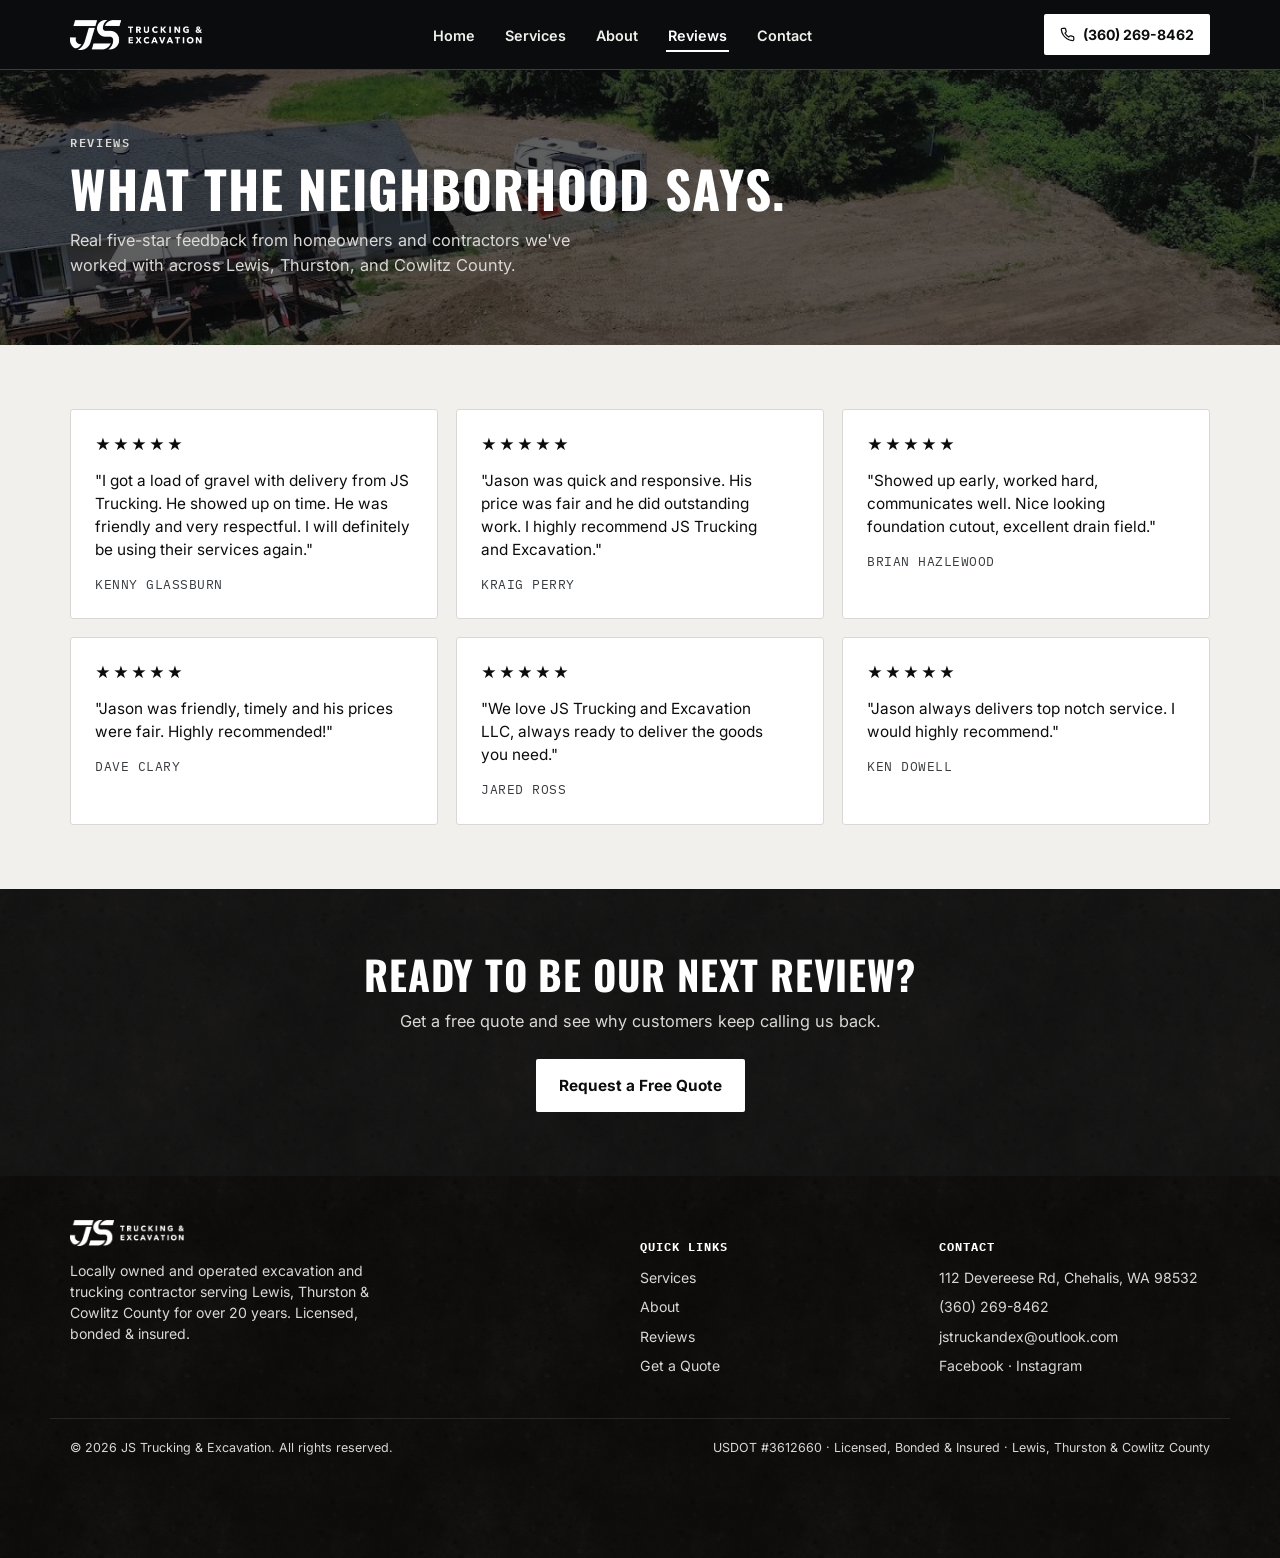
<file: reviews.html>
<!DOCTYPE html>
<html lang="en">
<head>
<meta charset="UTF-8">
<meta name="viewport" content="width=device-width, initial-scale=1.0">
<title>Reviews | JS Trucking & Excavation</title>
<meta name="description" content="What customers say about JS Trucking & Excavation in Chehalis, WA.">
<meta name="theme-color" content="#0B0C0D">
<link rel="canonical" href="https://www.jstruckex.com/reviews.html">
<meta property="og:type" content="website">
<meta property="og:title" content="Reviews | JS Trucking & Excavation">
<meta property="og:description" content="What customers say about JS Trucking & Excavation in Chehalis, WA.">
<meta property="og:url" content="https://www.jstruckex.com/reviews.html">
<meta property="og:image" content="https://www.jstruckex.com/assets/og-image.jpg">
<link rel="icon" type="image/png" href="assets/favicon.png">
<link rel="apple-touch-icon" href="assets/apple-touch-icon.png">
<link rel="stylesheet" href="styles.css">

<link rel="preconnect" href="https://fonts.googleapis.com">
<link rel="preconnect" href="https://fonts.gstatic.com" crossorigin>
<link href="https://fonts.googleapis.com/css2?family=Oswald:wght@500;600;700&family=Inter:wght@400;500;600;700&family=IBM+Plex+Mono:wght@500;600&display=swap" rel="stylesheet">
</head>
<body>
<a class="skip-link" href="#main">Skip to main content</a>

<header class="site">
  <div class="header-row">
    <a class="logo" href="index.html" aria-label="JS Trucking and Excavation home">
      <img src="assets/logo.png" alt="JS Trucking &amp; Excavation" width="527" height="120">
    </a>

    <nav class="primary" aria-label="Primary">
      <ul>
        <li><a href="index.html">Home</a></li>
        <li><a href="services.html">Services</a></li>
        <li><a href="about.html">About</a></li>
        <li><a href="reviews.html" class="active">Reviews</a></li>
        <li><a href="contact.html">Contact</a></li>
      </ul>
    </nav>

    <div style="display:flex; gap:10px; align-items:center;">
      <a class="call-btn" href="tel:13602698462">
        <svg viewBox="0 0 24 24" fill="none" stroke="currentColor" stroke-width="2" aria-hidden="true"><path d="M22 16.92v3a2 2 0 0 1-2.18 2 19.79 19.79 0 0 1-8.63-3.07 19.5 19.5 0 0 1-6-6 19.79 19.79 0 0 1-3.07-8.67A2 2 0 0 1 4.11 2h3a2 2 0 0 1 2 1.72c.127.96.362 1.903.7 2.81a2 2 0 0 1-.45 2.11L8.09 9.91a16 16 0 0 0 6 6l1.27-1.27a2 2 0 0 1 2.11-.45c.907.338 1.85.573 2.81.7A2 2 0 0 1 22 16.92z"/></svg>
        <span>(360) 269-8462</span>
      </a>
      <button class="menu-toggle" aria-expanded="false" aria-controls="mobile-menu" id="menuBtn">
        <svg width="20" height="20" viewBox="0 0 24 24" fill="none" stroke="currentColor" stroke-width="2" aria-hidden="true"><path d="M3 6h18M3 12h18M3 18h18"/></svg>
      </button>
    </div>
  </div>

  <div id="mobile-menu">
    <ul>
      <li><a href="index.html">Home</a></li>
        <li><a href="services.html">Services</a></li>
        <li><a href="about.html">About</a></li>
        <li><a href="reviews.html" class="active">Reviews</a></li>
        <li><a href="contact.html">Contact</a></li>
    </ul>
  </div>
</header>

<main id="main">

  <div class="page-banner">
    <img class="banner-bg" src="assets/aerial-property-loop.jpg" alt="" aria-hidden="true" width="1360" height="765">
    <div class="wrap">
      <span class="section-eyebrow">Reviews</span>
      <h1>What the neighborhood says.</h1>
      <p>Real five-star feedback from homeowners and contractors we've worked with across Lewis, Thurston, and Cowlitz County.</p>
    </div>
  </div>

  <section>
    <div class="wrap">
      <div class="testi-grid">
        <div class="testi">
          <div class="stars" aria-label="5 out of 5 stars">&#9733;&#9733;&#9733;&#9733;&#9733;</div>
          <p>"I got a load of gravel with delivery from JS Trucking. He showed up on time. He was friendly and very respectful. I will definitely be using their services again."</p>
          <div class="who">Kenny Glassburn</div>
        </div>
        <div class="testi">
          <div class="stars" aria-label="5 out of 5 stars">&#9733;&#9733;&#9733;&#9733;&#9733;</div>
          <p>"Jason was quick and responsive. His price was fair and he did outstanding work. I highly recommend JS Trucking and Excavation."</p>
          <div class="who">Kraig Perry</div>
        </div>
        <div class="testi">
          <div class="stars" aria-label="5 out of 5 stars">&#9733;&#9733;&#9733;&#9733;&#9733;</div>
          <p>"Showed up early, worked hard, communicates well. Nice looking foundation cutout, excellent drain field."</p>
          <div class="who">Brian Hazlewood</div>
        </div>
        <div class="testi">
          <div class="stars" aria-label="5 out of 5 stars">&#9733;&#9733;&#9733;&#9733;&#9733;</div>
          <p>"Jason was friendly, timely and his prices were fair. Highly recommended!"</p>
          <div class="who">Dave Clary</div>
        </div>
        <div class="testi">
          <div class="stars" aria-label="5 out of 5 stars">&#9733;&#9733;&#9733;&#9733;&#9733;</div>
          <p>"We love JS Trucking and Excavation LLC, always ready to deliver the goods you need."</p>
          <div class="who">Jared Ross</div>
        </div>
        <div class="testi">
          <div class="stars" aria-label="5 out of 5 stars">&#9733;&#9733;&#9733;&#9733;&#9733;</div>
          <p>"Jason always delivers top notch service. I would highly recommend."</p>
          <div class="who">Ken Dowell</div>
        </div>
      </div>
    </div>
  </section>

  <section class="contact-band">
    <div class="wrap" style="text-align:center;">
      <h2 class="section-title" style="color:var(--white);">Ready to be our next review?</h2>
      <p class="section-desc" style="color:var(--gray-light); margin:14px auto 26px;">Get a free quote and see why customers keep calling us back.</p>
      <a class="btn btn-primary" href="contact.html">Request a Free Quote</a>
    </div>
  </section>

</main>
<footer>
  <div class="wrap footer-grid">
    <div>
      <div class="foot-logo"><img src="assets/logo.png" alt="JS Trucking &amp; Excavation" width="527" height="120"></div>
      <p style="max-width:38ch; color:var(--gray-light);">Locally owned and operated excavation and trucking contractor serving Lewis, Thurston &amp; Cowlitz County for over 20 years. Licensed, bonded &amp; insured.</p>
    </div>
    <div>
      <h4>Quick Links</h4>
      <ul>
        <li><a href="services.html">Services</a></li>
        <li><a href="about.html">About</a></li>
        <li><a href="reviews.html">Reviews</a></li>
        <li><a href="contact.html">Get a Quote</a></li>
      </ul>
    </div>
    <div>
      <h4>Contact</h4>
      <ul>
        <li>112 Devereese Rd, Chehalis, WA 98532</li>
        <li><a href="tel:13602698462">(360) 269-8462</a></li>
        <li><a href="mailto:jstruckandex@outlook.com">jstruckandex@outlook.com</a></li>
        <li><a href="https://www.facebook.com/JSTruckingandexcavation" rel="noopener">Facebook</a> &middot; <a href="https://www.instagram.com/jstruckandex" rel="noopener">Instagram</a></li>
      </ul>
    </div>
  </div>
  <div class="footer-bottom">
    <span>&copy; <span id="year"></span> JS Trucking &amp; Excavation. All rights reserved.</span>
    <span>USDOT #3612660 &middot; Licensed, Bonded &amp; Insured &middot; Lewis, Thurston &amp; Cowlitz County</span>
  </div>
</footer>

<div class="mobile-call-bar">
  <a href="tel:13602698462">
    <svg viewBox="0 0 24 24" fill="none" stroke="currentColor" stroke-width="2" aria-hidden="true"><path d="M22 16.92v3a2 2 0 0 1-2.18 2 19.79 19.79 0 0 1-8.63-3.07 19.5 19.5 0 0 1-6-6 19.79 19.79 0 0 1-3.07-8.67A2 2 0 0 1 4.11 2h3a2 2 0 0 1 2 1.72c.127.96.362 1.903.7 2.81a2 2 0 0 1-.45 2.11L8.09 9.91a16 16 0 0 0 6 6l1.27-1.27a2 2 0 0 1 2.11-.45c.907.338 1.85.573 2.81.7A2 2 0 0 1 22 16.92z"/></svg>
    Call Now
  </a>
  <a href="contact.html" class="quote">Get a Quote</a>
</div>

<script src="script.js"></script>

</body>
</html>
</file>
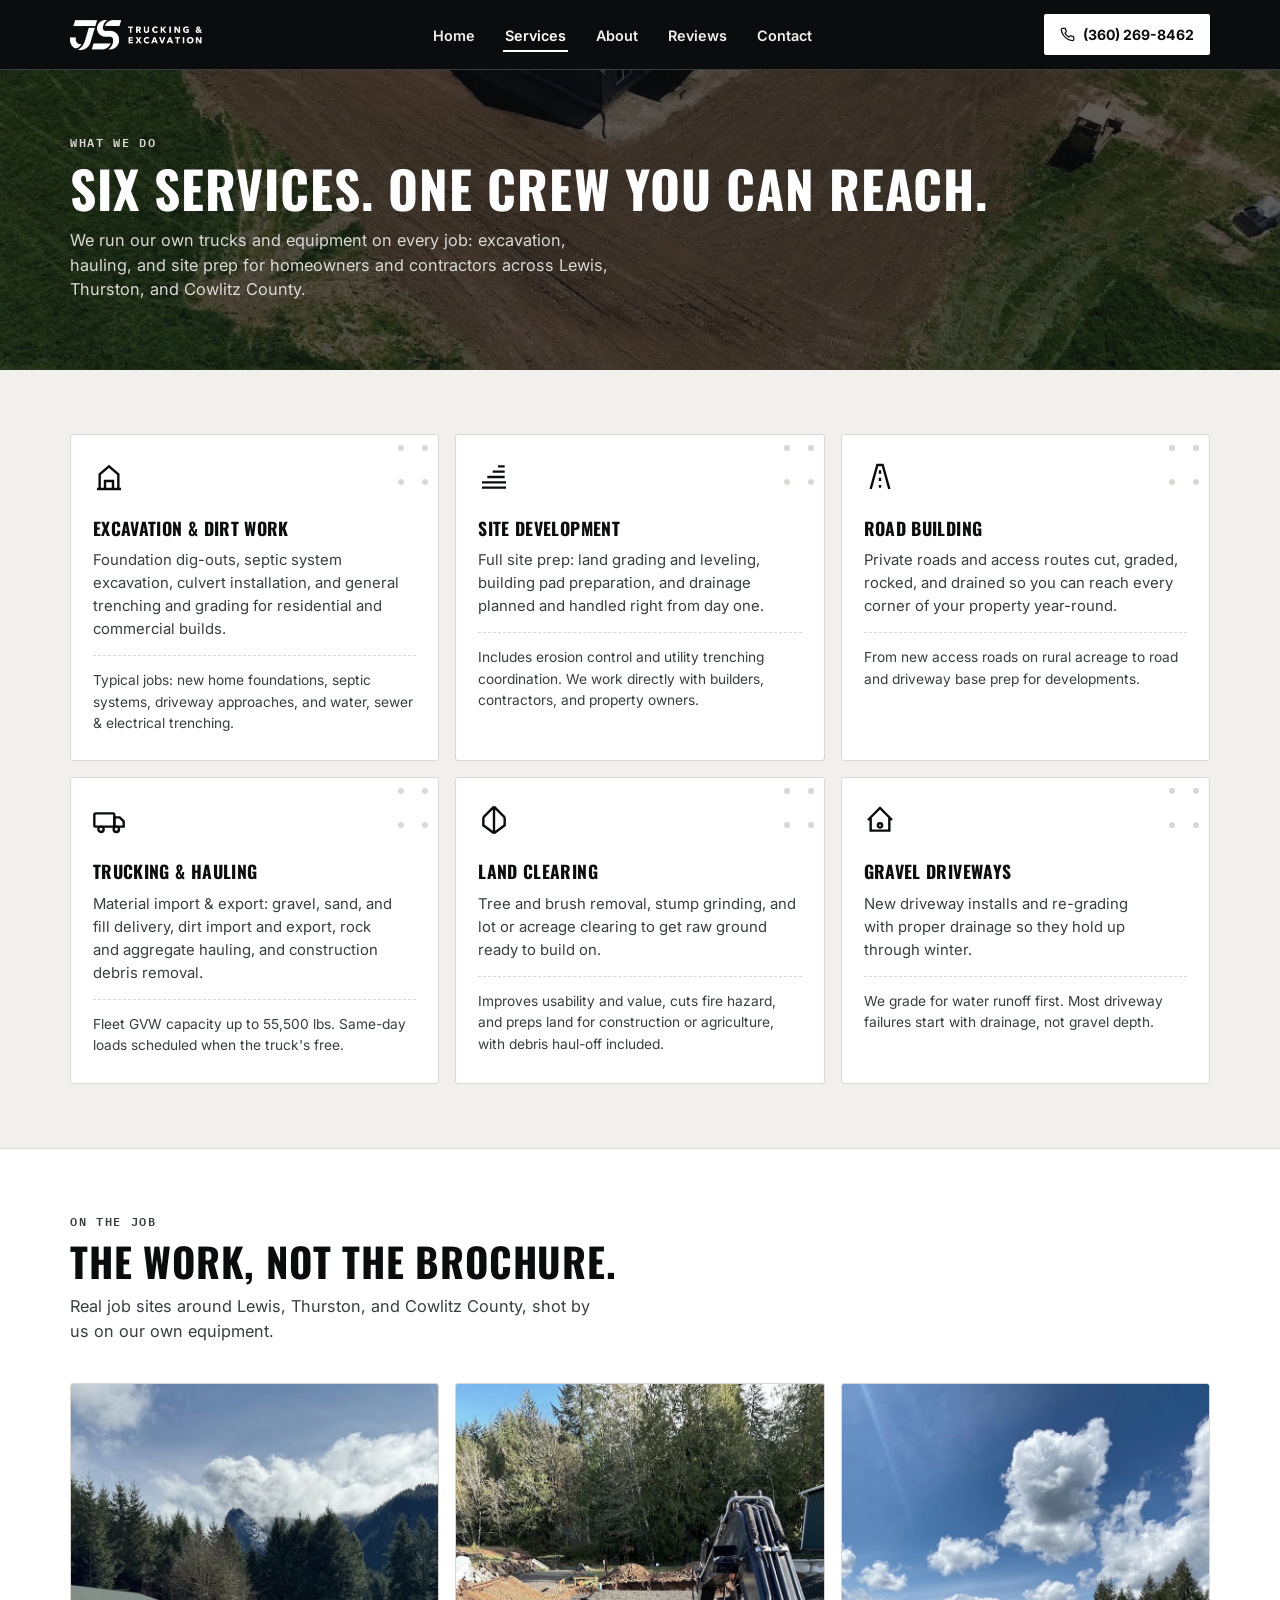
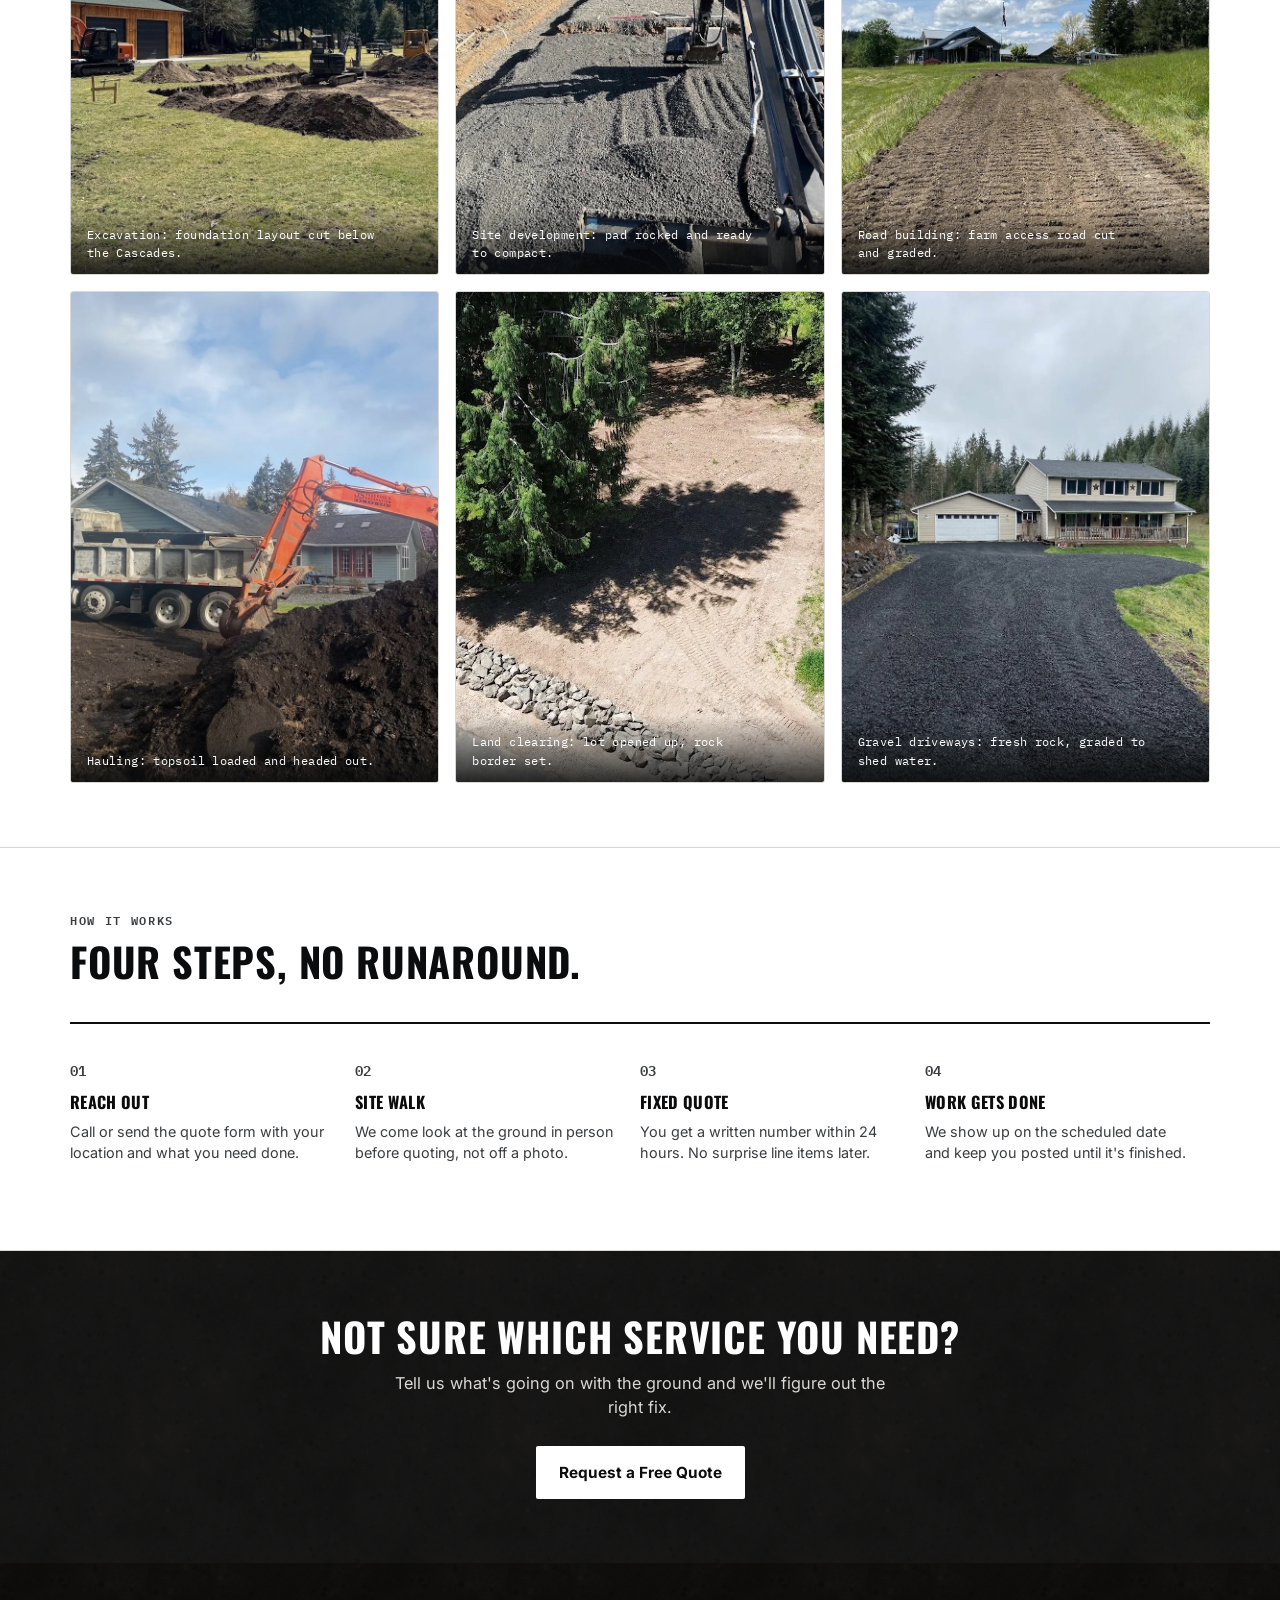
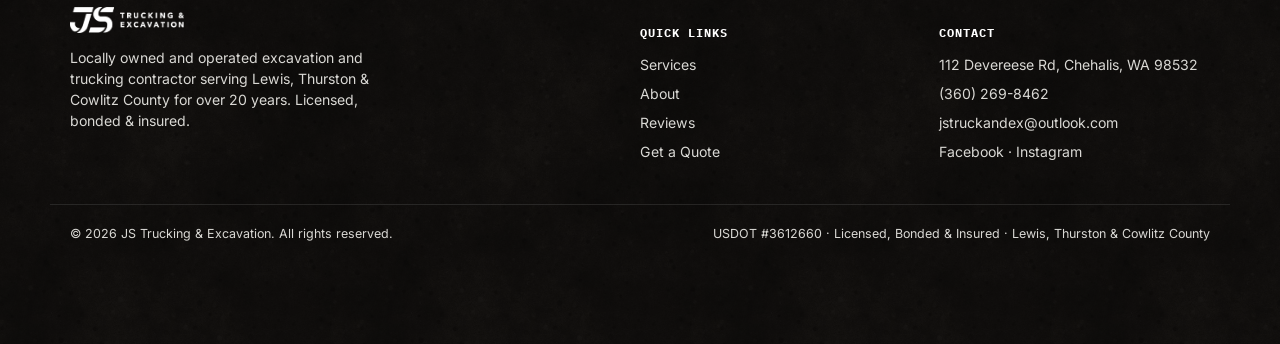
<file: services.html>
<!DOCTYPE html>
<html lang="en">
<head>
<meta charset="UTF-8">
<meta name="viewport" content="width=device-width, initial-scale=1.0">
<title>Services | JS Trucking & Excavation</title>
<meta name="description" content="Excavation, site development, road building, material hauling, land clearing, and gravel driveways across Lewis, Thurston & Cowlitz County.">
<meta name="theme-color" content="#0B0C0D">
<link rel="canonical" href="https://www.jstruckex.com/services.html">
<meta property="og:type" content="website">
<meta property="og:title" content="Services | JS Trucking & Excavation">
<meta property="og:description" content="Excavation, site development, road building, material hauling, land clearing, and gravel driveways across Lewis, Thurston & Cowlitz County.">
<meta property="og:url" content="https://www.jstruckex.com/services.html">
<meta property="og:image" content="https://www.jstruckex.com/assets/og-image.jpg">
<link rel="icon" type="image/png" href="assets/favicon.png">
<link rel="apple-touch-icon" href="assets/apple-touch-icon.png">
<link rel="stylesheet" href="styles.css">

<link rel="preconnect" href="https://fonts.googleapis.com">
<link rel="preconnect" href="https://fonts.gstatic.com" crossorigin>
<link href="https://fonts.googleapis.com/css2?family=Oswald:wght@500;600;700&family=Inter:wght@400;500;600;700&family=IBM+Plex+Mono:wght@500;600&display=swap" rel="stylesheet">
</head>
<body>
<a class="skip-link" href="#main">Skip to main content</a>

<header class="site">
  <div class="header-row">
    <a class="logo" href="index.html" aria-label="JS Trucking and Excavation home">
      <img src="assets/logo.png" alt="JS Trucking &amp; Excavation" width="527" height="120">
    </a>

    <nav class="primary" aria-label="Primary">
      <ul>
        <li><a href="index.html">Home</a></li>
        <li><a href="services.html" class="active">Services</a></li>
        <li><a href="about.html">About</a></li>
        <li><a href="reviews.html">Reviews</a></li>
        <li><a href="contact.html">Contact</a></li>
      </ul>
    </nav>

    <div style="display:flex; gap:10px; align-items:center;">
      <a class="call-btn" href="tel:13602698462">
        <svg viewBox="0 0 24 24" fill="none" stroke="currentColor" stroke-width="2" aria-hidden="true"><path d="M22 16.92v3a2 2 0 0 1-2.18 2 19.79 19.79 0 0 1-8.63-3.07 19.5 19.5 0 0 1-6-6 19.79 19.79 0 0 1-3.07-8.67A2 2 0 0 1 4.11 2h3a2 2 0 0 1 2 1.72c.127.96.362 1.903.7 2.81a2 2 0 0 1-.45 2.11L8.09 9.91a16 16 0 0 0 6 6l1.27-1.27a2 2 0 0 1 2.11-.45c.907.338 1.85.573 2.81.7A2 2 0 0 1 22 16.92z"/></svg>
        <span>(360) 269-8462</span>
      </a>
      <button class="menu-toggle" aria-expanded="false" aria-controls="mobile-menu" id="menuBtn">
        <svg width="20" height="20" viewBox="0 0 24 24" fill="none" stroke="currentColor" stroke-width="2" aria-hidden="true"><path d="M3 6h18M3 12h18M3 18h18"/></svg>
      </button>
    </div>
  </div>

  <div id="mobile-menu">
    <ul>
      <li><a href="index.html">Home</a></li>
        <li><a href="services.html" class="active">Services</a></li>
        <li><a href="about.html">About</a></li>
        <li><a href="reviews.html">Reviews</a></li>
        <li><a href="contact.html">Contact</a></li>
    </ul>
  </div>
</header>

<main id="main">

  <div class="page-banner">
    <img class="banner-bg" src="assets/aerial-grading.jpg" alt="" aria-hidden="true" width="1360" height="765">
    <div class="wrap">
      <span class="section-eyebrow">What We Do</span>
      <h1>Six services. One crew you can reach.</h1>
      <p>We run our own trucks and equipment on every job: excavation, hauling, and site prep for homeowners and contractors across Lewis, Thurston, and Cowlitz County.</p>
    </div>
  </div>

  <section>
    <div class="wrap">
      <div class="services-grid">
        <div class="plate">
          <svg class="icon" viewBox="0 0 24 24" fill="none" stroke="currentColor" stroke-width="1.8"><path d="M3 21h18M5 21V10l7-6 7 6v11M9 21v-6h6v6"/></svg>
          <h3>Excavation &amp; Dirt Work</h3>
          <p>Foundation dig-outs, septic system excavation, culvert installation, and general trenching and grading for residential and commercial builds.</p>
          <p class="plate-extra">Typical jobs: new home foundations, septic systems, driveway approaches, and water, sewer &amp; electrical trenching.</p>
        </div>
        <div class="plate">
          <svg class="icon" viewBox="0 0 24 24" fill="none" stroke="currentColor" stroke-width="1.8"><path d="M3 20h18M3 16h18M7 12h13M11 8h9M15 4h5"/></svg>
          <h3>Site Development</h3>
          <p>Full site prep: land grading and leveling, building pad preparation, and drainage planned and handled right from day one.</p>
          <p class="plate-extra">Includes erosion control and utility trenching coordination. We work directly with builders, contractors, and property owners.</p>
        </div>
        <div class="plate">
          <svg class="icon" viewBox="0 0 24 24" fill="none" stroke="currentColor" stroke-width="1.8"><path d="M5 21L10 3h4l5 18"/><path d="M12 7v2.5M12 12.5v2.5M12 18v2"/></svg>
          <h3>Road Building</h3>
          <p>Private roads and access routes cut, graded, rocked, and drained so you can reach every corner of your property year-round.</p>
          <p class="plate-extra">From new access roads on rural acreage to road and driveway base prep for developments.</p>
        </div>
        <div class="plate">
          <svg class="icon" viewBox="0 0 24 24" fill="none" stroke="currentColor" stroke-width="1.8"><rect x="1" y="7" width="15" height="10" rx="1"/><path d="M16 10h4l3 3v4h-7z"/><circle cx="6" cy="19" r="2"/><circle cx="17.5" cy="19" r="2"/></svg>
          <h3>Trucking &amp; Hauling</h3>
          <p>Material import &amp; export: gravel, sand, and fill delivery, dirt import and export, rock and aggregate hauling, and construction debris removal.</p>
          <p class="plate-extra">Fleet GVW capacity up to 55,500 lbs. Same-day loads scheduled when the truck's free.</p>
        </div>
        <div class="plate">
          <svg class="icon" viewBox="0 0 24 24" fill="none" stroke="currentColor" stroke-width="1.8"><path d="M12 2v20M12 2L4 10M12 2l8 8M4 10v6l8 6M20 10v6l-8 6"/></svg>
          <h3>Land Clearing</h3>
          <p>Tree and brush removal, stump grinding, and lot or acreage clearing to get raw ground ready to build on.</p>
          <p class="plate-extra">Improves usability and value, cuts fire hazard, and preps land for construction or agriculture, with debris haul-off included.</p>
        </div>
        <div class="plate">
          <svg class="icon" viewBox="0 0 24 24" fill="none" stroke="currentColor" stroke-width="1.8"><path d="M3 12l9-9 9 9M5 10v10h14V10"/><circle cx="12" cy="16" r="1.6"/></svg>
          <h3>Gravel Driveways</h3>
          <p>New driveway installs and re-grading with proper drainage so they hold up through winter.</p>
          <p class="plate-extra">We grade for water runoff first. Most driveway failures start with drainage, not gravel depth.</p>
        </div>
      </div>
    </div>
  </section>

  <section id="job-photos" style="background:var(--white); border-top:1px solid var(--gray-light);">
    <div class="wrap">
      <div class="section-head">
        <span class="section-eyebrow">On The Job</span>
        <h2 class="section-title">The work, not the brochure.</h2>
        <p class="section-desc">Real job sites around Lewis, Thurston, and Cowlitz County, shot by us on our own equipment.</p>
      </div>
      <div class="gallery-grid three">
        <div class="gallery-item">
          <img src="assets/work-foundation-mtn.jpg" alt="Foundation layout excavation with excavators in front of a Cascade mountain backdrop" width="1360" height="1020" loading="lazy">
          <div class="gallery-cap">Excavation: foundation layout cut below the Cascades.</div>
        </div>
        <div class="gallery-item">
          <img src="assets/work-gravel-pad.jpg" alt="Freshly spread gravel building pad with excavator buckets in place" width="765" height="1020" loading="lazy">
          <div class="gallery-cap">Site development: pad rocked and ready to compact.</div>
        </div>
        <div class="gallery-item">
          <img src="assets/work-farm-road.jpg" alt="Freshly graded farm access road leading to a farmhouse" width="765" height="1020" loading="lazy">
          <div class="gallery-cap">Road building: farm access road cut and graded.</div>
        </div>
        <div class="gallery-item">
          <img src="assets/work-topsoil-load.jpg" alt="JS Trucking excavator loading topsoil into a JS dump truck at a residence" width="1360" height="1020" loading="lazy">
          <div class="gallery-cap">Hauling: topsoil loaded and headed out.</div>
        </div>
        <div class="gallery-item">
          <img src="assets/aerial-cleared-lot.jpg" alt="Aerial view of a cleared lot edged with a rock retaining border" width="1360" height="765" loading="lazy">
          <div class="gallery-cap">Land clearing: lot opened up, rock border set.</div>
        </div>
        <div class="gallery-item">
          <img src="assets/work-driveway-fresh.jpg" alt="Fresh gravel driveway leading to a two-story home and garage" width="765" height="1020" loading="lazy">
          <div class="gallery-cap">Gravel driveways: fresh rock, graded to shed water.</div>
        </div>
      </div>
    </div>
  </section>

  <section id="process" style="background:var(--white); border-top:1px solid var(--gray-light); border-bottom:1px solid var(--gray-light);">
    <div class="wrap">
      <div class="section-head">
        <span class="section-eyebrow">How It Works</span>
        <h2 class="section-title">Four steps, no runaround.</h2>
      </div>
      <ol class="process-list">
        <li class="process-item"><h3>Reach out</h3><p>Call or send the quote form with your location and what you need done.</p></li>
        <li class="process-item"><h3>Site walk</h3><p>We come look at the ground in person before quoting, not off a photo.</p></li>
        <li class="process-item"><h3>Fixed quote</h3><p>You get a written number within 24 hours. No surprise line items later.</p></li>
        <li class="process-item"><h3>Work gets done</h3><p>We show up on the scheduled date and keep you posted until it's finished.</p></li>
      </ol>
    </div>
  </section>

  <section class="contact-band">
    <div class="wrap" style="text-align:center;">
      <h2 class="section-title" style="color:var(--white);">Not sure which service you need?</h2>
      <p class="section-desc" style="color:var(--gray-light); margin:14px auto 26px;">Tell us what's going on with the ground and we'll figure out the right fix.</p>
      <a class="btn btn-primary" href="contact.html">Request a Free Quote</a>
    </div>
  </section>

</main>
<footer>
  <div class="wrap footer-grid">
    <div>
      <div class="foot-logo"><img src="assets/logo.png" alt="JS Trucking &amp; Excavation" width="527" height="120"></div>
      <p style="max-width:38ch; color:var(--gray-light);">Locally owned and operated excavation and trucking contractor serving Lewis, Thurston &amp; Cowlitz County for over 20 years. Licensed, bonded &amp; insured.</p>
    </div>
    <div>
      <h4>Quick Links</h4>
      <ul>
        <li><a href="services.html">Services</a></li>
        <li><a href="about.html">About</a></li>
        <li><a href="reviews.html">Reviews</a></li>
        <li><a href="contact.html">Get a Quote</a></li>
      </ul>
    </div>
    <div>
      <h4>Contact</h4>
      <ul>
        <li>112 Devereese Rd, Chehalis, WA 98532</li>
        <li><a href="tel:13602698462">(360) 269-8462</a></li>
        <li><a href="mailto:jstruckandex@outlook.com">jstruckandex@outlook.com</a></li>
        <li><a href="https://www.facebook.com/JSTruckingandexcavation" rel="noopener">Facebook</a> &middot; <a href="https://www.instagram.com/jstruckandex" rel="noopener">Instagram</a></li>
      </ul>
    </div>
  </div>
  <div class="footer-bottom">
    <span>&copy; <span id="year"></span> JS Trucking &amp; Excavation. All rights reserved.</span>
    <span>USDOT #3612660 &middot; Licensed, Bonded &amp; Insured &middot; Lewis, Thurston &amp; Cowlitz County</span>
  </div>
</footer>

<div class="mobile-call-bar">
  <a href="tel:13602698462">
    <svg viewBox="0 0 24 24" fill="none" stroke="currentColor" stroke-width="2" aria-hidden="true"><path d="M22 16.92v3a2 2 0 0 1-2.18 2 19.79 19.79 0 0 1-8.63-3.07 19.5 19.5 0 0 1-6-6 19.79 19.79 0 0 1-3.07-8.67A2 2 0 0 1 4.11 2h3a2 2 0 0 1 2 1.72c.127.96.362 1.903.7 2.81a2 2 0 0 1-.45 2.11L8.09 9.91a16 16 0 0 0 6 6l1.27-1.27a2 2 0 0 1 2.11-.45c.907.338 1.85.573 2.81.7A2 2 0 0 1 22 16.92z"/></svg>
    Call Now
  </a>
  <a href="contact.html" class="quote">Get a Quote</a>
</div>

<script src="script.js"></script>

</body>
</html>
</file>
<file: styles.css>
:root{
  --black:#0B0C0D;
  --charcoal:#1B1C1E;
  --steel:#3A3D40;
  --gray:#84878A;
  --gray-light:#D9D8D4;
  --paper:#F1F0EC;
  --white:#FFFFFF;

  --display: 'Oswald', 'Arial Narrow', sans-serif;
  --body: 'Inter', system-ui, sans-serif;
  --mono: 'IBM Plex Mono', ui-monospace, monospace;

  --max: 1180px;

  /* Strength of the dirt texture laid over the solid-black bands (0 = off) */
  --dirt-opacity: 0.144;
}

*{box-sizing:border-box;}
html{scroll-behavior:smooth;}
@media (prefers-reduced-motion: reduce){
  html{scroll-behavior:auto;}
  *{animation-duration:0.001ms !important; animation-iteration-count:1 !important; transition-duration:0.001ms !important;}
}

body{
  margin:0;
  font-family:var(--body);
  color:var(--black);
  background:var(--paper);
  line-height:1.5;
}

h1,h2,h3{
  font-family:var(--display);
  text-transform:uppercase;
  letter-spacing:0.02em;
  margin:0;
  color:var(--black);
  text-wrap:balance;
}

p, .section-desc, .gallery-cap, .plate-extra, .hero-sub, li{text-wrap:pretty;}

a{color:inherit;}
img{max-width:100%; height:auto; display:block;}
a,button,input,select,textarea{touch-action:manipulation;}
.wrap{max-width:var(--max); margin:0 auto; padding:0 20px;}

.skip-link{
  position:absolute; left:-999px; top:0; background:var(--black); color:white;
  padding:12px 18px; z-index:200; font-weight:600;
}
.skip-link:focus{left:12px; top:12px;}

/* Double ring so focus stays visible on both light and dark bands */
a:focus-visible, button:focus-visible, input:focus-visible, select:focus-visible, textarea:focus-visible{
  outline:3px solid var(--black); outline-offset:2px;
  box-shadow:0 0 0 2px var(--white);
}

/* ---------- Header ---------- */
header.site{
  position:sticky; top:0; z-index:100;
  background:var(--black);
  border-bottom:1px solid var(--steel);
}
.header-row{
  display:flex; align-items:center; justify-content:space-between;
  padding:14px 20px; max-width:var(--max); margin:0 auto; gap:16px;
}
.logo{display:flex; align-items:center; text-decoration:none;}
.logo img{height:30px; width:auto;}

nav.primary{display:none;}
nav.primary ul{list-style:none; display:flex; gap:26px; margin:0; padding:0;}
nav.primary a{
  color:var(--paper); text-decoration:none; font-weight:600; font-size:0.9rem;
  padding:6px 2px; border-bottom:2px solid transparent;
}
nav.primary a:hover{border-bottom-color:var(--white);}
nav.primary a.active{border-bottom-color:var(--white); color:var(--white);}

.call-btn{
  display:flex; align-items:center; gap:8px;
  background:var(--white); color:var(--black); text-decoration:none;
  font-weight:700; padding:10px 16px; border-radius:2px; font-size:0.88rem;
  white-space:nowrap;
}
.call-btn svg{width:15px; height:15px;}

.menu-toggle{
  display:inline-flex; background:none; border:1px solid var(--gray); color:var(--paper);
  padding:8px 10px; border-radius:2px; cursor:pointer;
}
@media (min-width:900px){
  nav.primary{display:block;}
  .menu-toggle{display:none;}
}

#mobile-menu{background:var(--charcoal); display:none; padding:14px 20px 20px;}
#mobile-menu.open{display:block;}
#mobile-menu ul{list-style:none; margin:0; padding:0; display:flex; flex-direction:column; gap:2px;}
#mobile-menu a{
  display:block; color:var(--paper); text-decoration:none; padding:12px 4px;
  border-bottom:1px solid rgba(255,255,255,0.1); font-weight:600;
}
#mobile-menu a.active{color:var(--white); font-weight:700;}

/* ---------- Page header banner (subpages) ---------- */
.page-banner{background:var(--black); color:var(--paper); padding:64px 0 52px; position:relative; overflow:hidden;}
.page-banner .banner-bg{position:absolute; inset:0; width:100%; height:100%; object-fit:cover; opacity:0.34; filter:saturate(0.85);}
.page-banner .wrap{position:relative; z-index:1;}
.page-banner .section-eyebrow{color:var(--gray-light);}
.page-banner h1{color:var(--white); font-size:clamp(2rem, 5vw, 3.2rem); line-height:1.02;}
.page-banner p{color:var(--gray-light); max-width:56ch; margin-top:14px; font-size:1.02rem;}

/* ---------- Hero (home only) ---------- */
.hero{position:relative; overflow:hidden; background:var(--black); color:var(--paper);}
.hero-bg{position:absolute; inset:0; width:100%; height:100%; object-fit:cover; opacity:0.42; filter:saturate(0.85); pointer-events:none;}
.hero-truck{position:absolute; right:-5%; bottom:-12%; width:48%; max-width:620px; opacity:0.1; pointer-events:none;}
.hero-mark{position:absolute; right:-4%; bottom:-10%; width:42%; max-width:560px; opacity:0.16; pointer-events:none;}
@media (max-width:800px){ .hero-mark{width:64%; opacity:0.12; right:-8%;} }
.hero-grid-lines{
  position:absolute; inset:0; opacity:0.55;
  background-image:linear-gradient(rgba(255,255,255,0.09) 1px, transparent 1px), linear-gradient(90deg, rgba(255,255,255,0.09) 1px, transparent 1px);
  background-size:44px 44px;
}
.hero-inner{position:relative; z-index:1; padding-top:72px; padding-bottom:56px; width:100%;}
@media (max-width:800px){ .hero-truck{width:70%; opacity:0.07; right:-10%;} }
.eyebrow{
  font-family:var(--mono); font-size:0.76rem; letter-spacing:0.16em;
  color:var(--gray-light); text-transform:uppercase; font-weight:600;
  display:flex; align-items:center; gap:10px; margin-bottom:16px;
}
.eyebrow::before{content:""; width:26px; height:2px; background:var(--white); display:inline-block;}
h1.hero-title{font-size:clamp(2.3rem, 6.6vw, 4.2rem); line-height:0.98; color:var(--white); max-width:15ch;}
.hero-sub{font-size:1.06rem; color:var(--gray-light); max-width:46ch; margin:20px 0 30px; line-height:1.6;}
.hero-ctas{display:flex; flex-wrap:wrap; gap:14px; margin-bottom:36px;}
.btn{
  display:inline-flex; align-items:center; gap:10px;
  font-weight:700; text-decoration:none; padding:14px 22px; border-radius:2px; font-size:0.96rem;
  border:1px solid transparent; cursor:pointer;
  transition:background 0.2s ease, border-color 0.2s ease, color 0.2s ease;
}
.btn-primary{background:var(--white); color:var(--black);}
.btn-primary:hover{background:var(--gray-light);}
.btn-outline{border-color:var(--gray); color:var(--paper);}
.btn-outline:hover{border-color:var(--white); background:rgba(255,255,255,0.06);}
.btn-dark{background:var(--black); color:var(--white);}
.btn-dark:hover{background:var(--charcoal);}

.trust-bar{
  display:grid; grid-template-columns:repeat(2,1fr); gap:1px;
  background:rgba(255,255,255,0.14); border:1px solid rgba(255,255,255,0.14);
  max-width:640px;
}
.trust-item{background:rgba(11,12,13,0.7); padding:14px 16px;}
.trust-item .num{font-family:var(--mono); color:var(--white); font-weight:600; font-size:1.02rem; display:block;}
.trust-item .label{font-size:0.72rem; color:var(--gray-light); text-transform:uppercase; letter-spacing:0.06em;}
@media (min-width:640px){ .trust-bar{grid-template-columns:repeat(4,1fr);} }

/* ---------- Section shell ---------- */
section{padding:64px 0;}
.section-head{max-width:640px; margin-bottom:40px;}
.section-eyebrow{
  font-family:var(--mono); font-size:0.74rem; letter-spacing:0.14em; color:var(--steel);
  text-transform:uppercase; font-weight:600; margin-bottom:10px; display:block;
}
h2.section-title{font-size:clamp(1.7rem, 4vw, 2.5rem); line-height:1.05;}
.section-desc{color:var(--steel); margin-top:12px; font-size:1.02rem; max-width:54ch;}
.section-foot-link{margin-top:28px;}

/* ---------- Services ---------- */
.services-grid{display:grid; grid-template-columns:1fr; gap:16px;}
@media (min-width:640px){ .services-grid{grid-template-columns:1fr 1fr;} }
@media (min-width:980px){ .services-grid{grid-template-columns:repeat(3,1fr);} }
@media (min-width:980px){ .services-grid.two{grid-template-columns:1fr 1fr;} }

.plate{background:var(--white); border:1px solid var(--gray-light); border-radius:3px; padding:26px 22px; position:relative;}
.plate::before{
  content:""; position:absolute; top:10px; right:10px; width:6px; height:6px;
  border-radius:50%; background:var(--gray-light);
  box-shadow:-24px 0 0 var(--gray-light), 0 34px 0 var(--gray-light), -24px 34px 0 var(--gray-light);
}
.plate .icon{width:32px; height:32px; color:var(--black); margin-bottom:16px;}
.plate h3{font-size:1.1rem; margin-bottom:8px;}
.plate p{color:var(--steel); font-size:0.93rem; margin:0; line-height:1.55;}
.plate .plate-extra{margin-top:14px; padding-top:14px; border-top:1px dashed var(--gray-light); font-size:0.86rem; color:var(--steel);}

/* ---------- About / fleet dark band ---------- */
.about-band{background:var(--black); color:var(--paper);}
.about-grid{display:grid; grid-template-columns:1fr; gap:36px; align-items:center;}
@media (min-width:900px){ .about-grid{grid-template-columns:1.1fr 0.9fr;} }
.about-band .section-eyebrow{color:var(--gray-light);}
.about-band h2{color:var(--white);}
.about-band p{color:var(--gray-light); font-size:1rem; line-height:1.65; max-width:52ch;}
.about-illustration{display:flex; justify-content:center;}
.about-illustration img{max-width:100%; width:340px;}
.badge-row{display:flex; align-items:center; gap:18px; margin-top:28px; flex-wrap:wrap;}
.badge-row img{height:64px; width:auto;}
.badge-row .owner-line{font-family:var(--mono); font-size:0.82rem; color:var(--gray-light); line-height:1.5;}
.badge-row .owner-line strong{color:var(--white); display:block; font-size:0.95rem; font-family:var(--body); font-weight:700;}

/* ---------- Process ---------- */
.process-list{list-style:none; margin:0; padding:0; display:grid; grid-template-columns:1fr; gap:0; counter-reset:step;}
@media (min-width:800px){ .process-list{grid-template-columns:repeat(4,1fr);} }
.process-item{counter-increment:step; padding:22px 20px 22px 0; border-top:2px solid var(--black);}
.process-item::before{
  content:counter(step, decimal-leading-zero);
  font-family:var(--mono); font-weight:600; color:var(--steel);
  font-size:0.85rem; display:block; margin:14px 0 10px;
}
.process-item h3{font-size:1.02rem; margin-bottom:6px;}
.process-item p{color:var(--steel); font-size:0.9rem; margin:0;}

/* ---------- Stats ---------- */
.stats-band{background:var(--charcoal); color:var(--paper);}
.stats-grid{display:grid; grid-template-columns:repeat(2,1fr); gap:26px;}
@media (min-width:700px){ .stats-grid{grid-template-columns:repeat(4,1fr);} }
.stat{border-left:2px solid rgba(255,255,255,0.25); padding-left:16px;}
.stat .num{font-family:var(--display); font-size:2.3rem; display:block; color:var(--white); line-height:1;}
.stat .label{font-family:var(--mono); font-size:0.74rem; text-transform:uppercase; letter-spacing:0.08em; color:var(--gray-light); margin-top:6px; display:block;}

/* ---------- Fleet gallery ---------- */
.gallery-grid{display:grid; grid-template-columns:1fr; gap:16px;}
@media (min-width:800px){ .gallery-grid{grid-template-columns:1.3fr 1fr;} }
.gallery-grid.three{grid-template-columns:1fr;}
@media (min-width:640px){ .gallery-grid.three{grid-template-columns:1fr 1fr;} }
@media (min-width:980px){ .gallery-grid.three{grid-template-columns:repeat(3,1fr);} }
.gallery-item{position:relative; border-radius:3px; overflow:hidden; border:1px solid var(--gray-light);}
.gallery-item img{width:100%; height:100%; max-height:560px; object-fit:cover; display:block; filter:grayscale(20%);}
.gallery-cap{
  position:absolute; left:0; right:0; bottom:0;
  background:linear-gradient(0deg, rgba(11,12,13,0.85), rgba(11,12,13,0));
  color:var(--white); padding:16px 16px 12px; font-family:var(--mono); font-size:0.78rem; letter-spacing:0.03em;
}

/* ---------- Testimonials ---------- */
.testi-grid{display:grid; grid-template-columns:1fr; gap:18px;}
@media (min-width:800px){ .testi-grid{grid-template-columns:repeat(3,1fr);} }
.testi{background:var(--white); border:1px solid var(--gray-light); border-radius:3px; padding:24px;}
.stars{color:var(--black); letter-spacing:2px; font-size:0.95rem; margin-bottom:12px;}
.testi p{font-size:0.96rem; color:var(--black); margin:0 0 14px;}
.testi .who{font-family:var(--mono); font-size:0.8rem; color:var(--steel); text-transform:uppercase; letter-spacing:0.04em;}
.testi-note{grid-column:1/-1; font-size:0.82rem; color:var(--steel); border-top:1px dashed var(--gray-light); padding-top:14px; margin-top:6px;}

/* ---------- Service area ---------- */
.area-list{display:flex; flex-wrap:wrap; gap:10px; margin-top:10px;}
.area-chip{font-family:var(--mono); font-size:0.85rem; padding:8px 14px; background:var(--white); border:1px solid var(--gray-light); border-radius:2px; color:var(--black);}

/* ---------- Contact ---------- */
.contact-band{background:var(--black); color:var(--paper);}
.contact-grid{display:grid; grid-template-columns:1fr; gap:36px;}
@media (min-width:900px){ .contact-grid{grid-template-columns:1fr 1fr; align-items:start;} }
.contact-info h2{color:var(--white);}
.contact-info .section-desc{color:var(--gray-light);}
.contact-detail{margin-top:26px; display:flex; flex-direction:column; gap:16px;}
.contact-detail .row{display:flex; gap:12px; align-items:flex-start;}
.contact-detail svg{width:20px; height:20px; color:var(--white); flex-shrink:0; margin-top:2px;}
.contact-detail .row div{font-size:0.95rem; color:var(--paper);}
.contact-detail .row small{display:block; color:var(--gray-light); font-size:0.78rem; text-transform:uppercase; letter-spacing:0.05em; margin-bottom:2px; font-family:var(--mono);}

form.quote{background:var(--paper); color:var(--black); border-radius:4px; padding:26px;}
form.quote .field{margin-bottom:16px;}
form.quote label{
  display:block; font-family:var(--mono); font-size:0.76rem; text-transform:uppercase;
  letter-spacing:0.06em; margin-bottom:6px; font-weight:600; color:var(--steel);
}
form.quote input, form.quote select, form.quote textarea{
  width:100%; padding:12px 12px; border:1px solid var(--gray-light); border-radius:2px;
  font-family:var(--body); font-size:0.98rem; background:var(--white); color:var(--black);
}
form.quote textarea{resize:vertical; min-height:90px;}
form.quote .btn-primary{width:100%; justify-content:center; margin-top:6px;}
form.quote .btn-primary:disabled{opacity:0.55; cursor:default;}
.form-status{font-size:0.9rem; margin:12px 0 0;}
.form-status.error{color:#9C2B2B; font-weight:600;}
.form-note{font-size:0.78rem; color:var(--steel); margin-top:12px;}

/* ---------- Footer ---------- */
footer{background:#050505; color:var(--gray-light); padding:44px 0 100px; font-size:0.88rem;}
.footer-grid{display:grid; grid-template-columns:1fr; gap:28px;}
@media (min-width:800px){ .footer-grid{grid-template-columns:2fr 1fr 1fr;} }
footer h4{font-family:var(--mono); color:var(--white); text-transform:uppercase; font-size:0.78rem; letter-spacing:0.08em; margin-bottom:12px;}
footer .foot-logo img{height:26px; width:auto; margin-bottom:14px;}
footer ul{list-style:none; margin:0; padding:0;}
footer li{margin-bottom:8px;}
footer a{color:var(--gray-light); text-decoration:none;}
footer a:hover{color:var(--white);}
.footer-bottom{
  max-width:var(--max); margin:34px auto 0; padding:20px 20px 0; border-top:1px solid rgba(255,255,255,0.1);
  font-size:0.78rem; display:flex; flex-wrap:wrap; gap:10px; justify-content:space-between;
}

/* ---------- Dirt texture on solid-black sections ---------- */
/* Seamless tile laid over the flat-black bands at low opacity to give them
   some ground-level grit. screen is used deliberately: over near-black,
   overlay/soft-light/multiply collapse to nothing, while screen lets the
   lighter grains catch light without touching the blacks. The texture sits
   on a ::before behind the content, so headings, forms and links are never
   blended or dimmed. */
.about-band, .contact-band, footer{ position:relative; }
.about-band, .contact-band{ overflow:hidden; }

.about-band::before,
.contact-band::before,
footer::before{
  content:"";
  position:absolute; inset:0;
  background-image:url("assets/dirt-texture.jpg");
  background-repeat:repeat;
  background-size:360px 360px;
  opacity:var(--dirt-opacity);
  mix-blend-mode:screen;
  pointer-events:none;
  z-index:0;
}

/* Keep all content above the texture layer */
.about-band > .wrap,
.contact-band > .wrap,
footer > .wrap,
footer > .footer-bottom{ position:relative; z-index:1; }

/* ---------- Sticky mobile call bar ---------- */
.mobile-call-bar{position:fixed; left:0; right:0; bottom:0; z-index:150; background:var(--black); border-top:1px solid var(--steel); display:flex;}
.mobile-call-bar a{
  flex:1; text-align:center; color:white; text-decoration:none; font-weight:700;
  padding:14px 10px; font-size:0.95rem; display:flex; align-items:center; justify-content:center; gap:8px;
}
.mobile-call-bar svg{width:18px; height:18px; flex-shrink:0;}
.mobile-call-bar a.quote{background:var(--white); color:var(--black);}
@media (min-width:900px){ .mobile-call-bar{display:none;} }
@media (max-width:899px){ footer{padding-bottom:110px;} }
</file>
